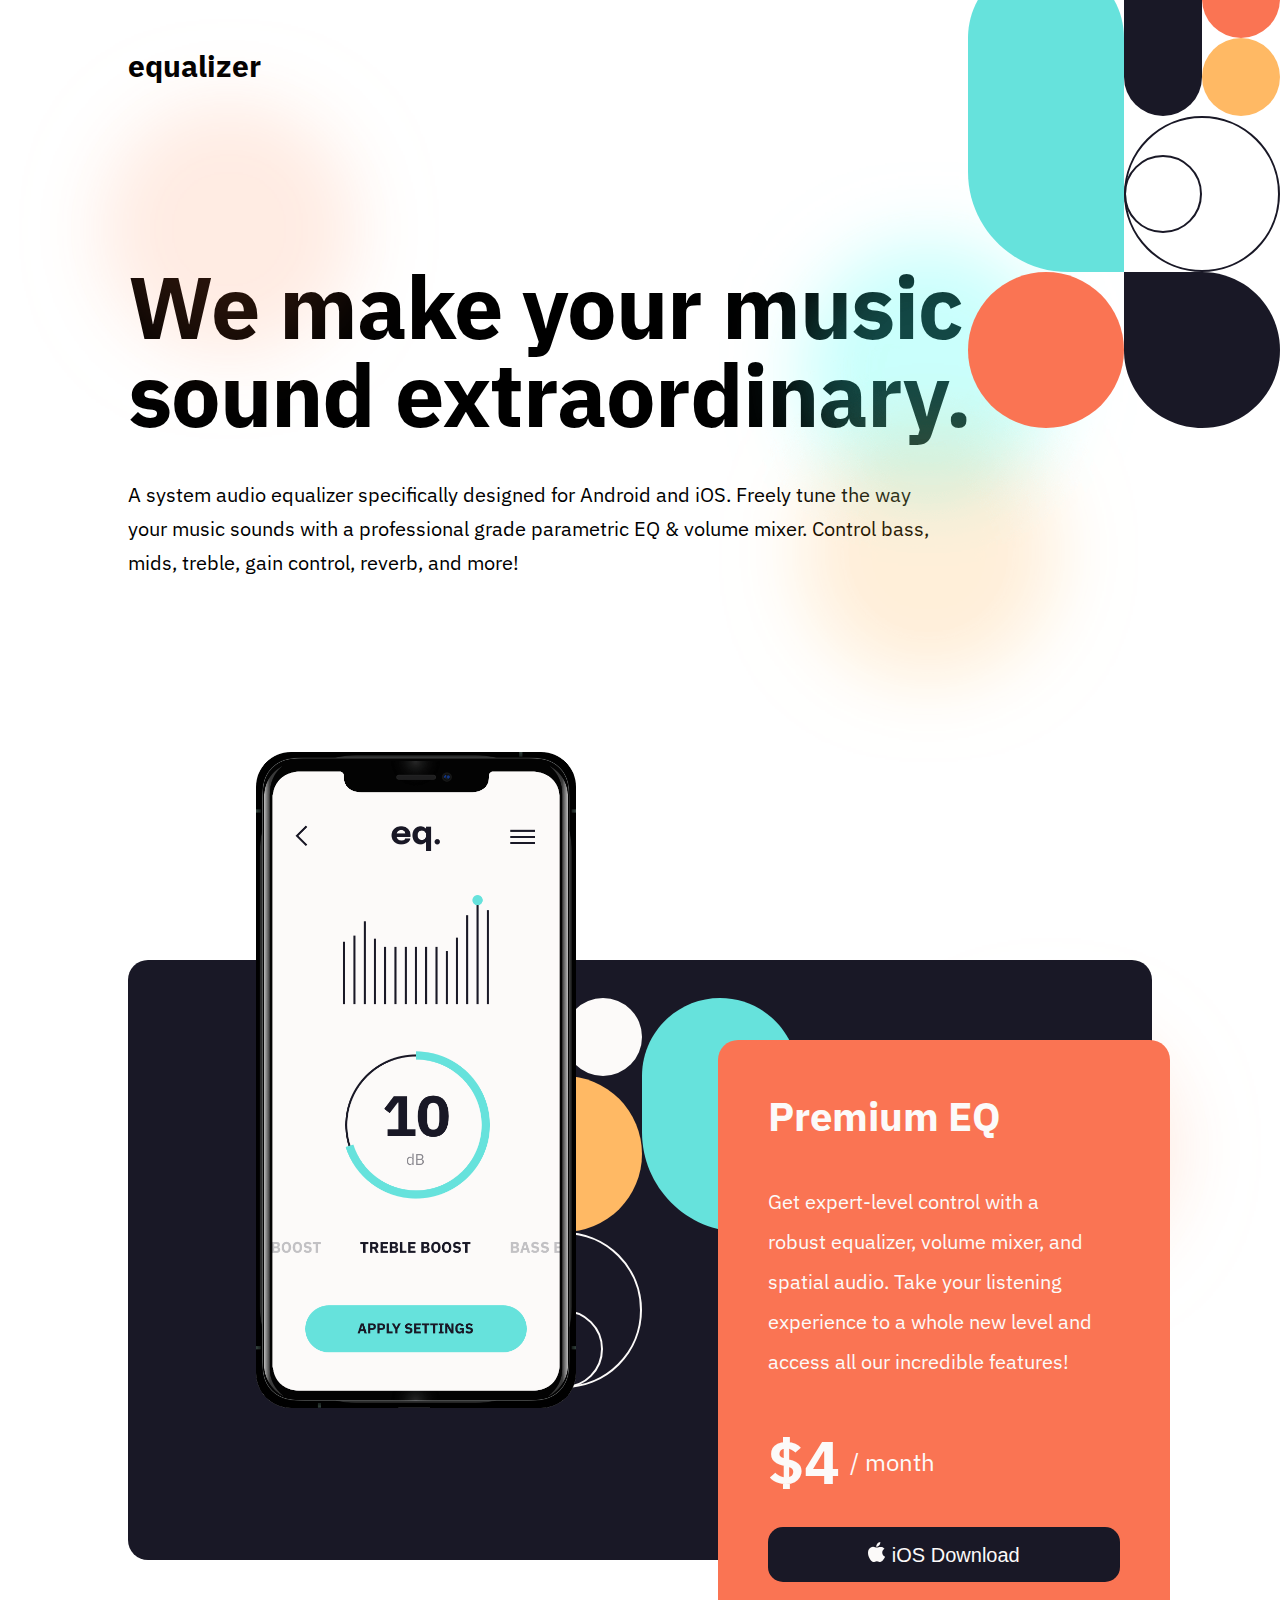
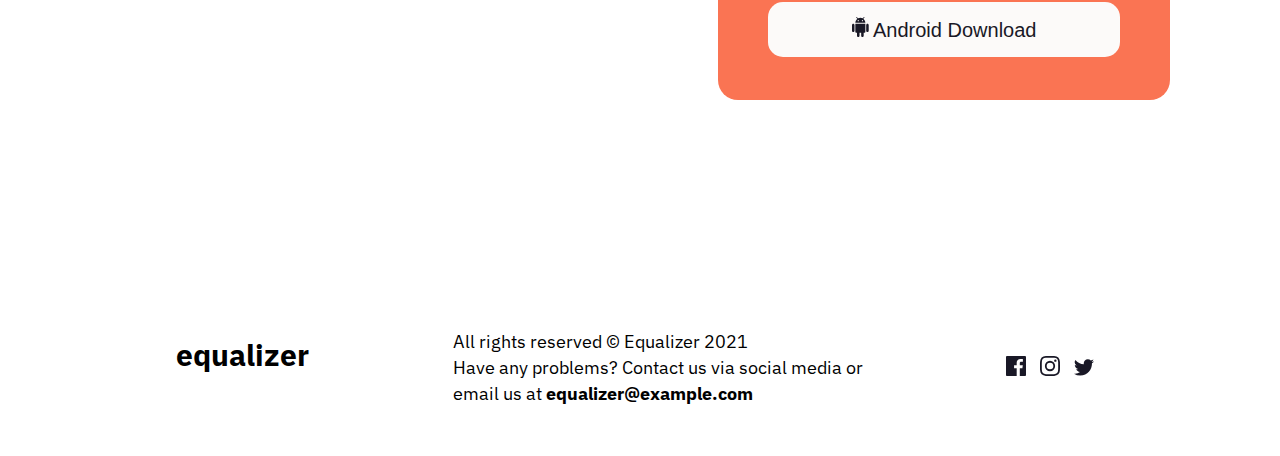
<file: Equalizer Landing Page/index.html>
<!DOCTYPE html>
<html lang="en">
  <head>
    <meta charset="UTF-8" />
    <meta name="viewport" content="width=device-width, initial-scale=1.0" />
    <link href="styles.css" rel="stylesheet" />
    <link rel="preconnect" href="https://fonts.googleapis.com" />
    <link rel="preconnect" href="https://fonts.gstatic.com" crossorigin />
    <link
      href="https://fonts.googleapis.com/css2?family=IBM+Plex+Sans:wght@400;500;700&display=swap"
      rel="stylesheet"
    />

    <title>Equalizer landing page</title>
  </head>
  <body>
    <div class="container">
      <img src="./assets/bg-main-desktop.png" class="main-img" />
      <header class="header">
        <h2 class="equalizer">equalizer</h2>
        <img src="./assets/bg-pattern-1.svg" class="pattern-1" />
      </header>
      <main class="main">
        <h1>We make your music sound extraordinary.</h1>

        <p class="paragraph">
          A system audio equalizer specifically designed for Android and iOS.
          Freely tune the way your music sounds with a professional grade
          parametric EQ & volume mixer. Control bass, mids, treble, gain
          control, reverb, and more!
        </p>
        <div class="premium-box">
          <img src="./assets/illustration-app.png" class="illustration" />
          <img src="./assets/bg-pattern-2.svg" class="pattern-2" />
          <div class="card">
            <h2 class="premium">Premium EQ</h2>
            <p class="paragraph-2">
              Get expert-level control with a <br />robust equalizer, volume
              mixer, and <br />
              spatial audio. Take your listening <br />
              experience to a whole new level and <br />
              access all our incredible features!
            </p>
            <p class="price"><span class="dollar">$4</span> / month</p>
            <button class="btn btn-1">
              <img src="./assets/icon-apple.svg" />
              iOS Download
            </button>
            <button class="btn btn-2">
              <img src="./assets/icon-android.svg" />
              Android Download
            </button>
          </div>
        </div>
      </main>
      <footer class="footer">
        <h2 class="equalizer-2">equalizer</h2>
        <p class="paragraph-3">
          All rights reserved © Equalizer 2021 <br />Have any problems? Contact
          us via social media or <br />
          email us at <strong> equalizer@example.com</strong>
        </p>
        <div class="socials">
          <img src="./assets/icon-facebook.svg" class="logo" />
          <img src="./assets/icon-instagram.svg" class="logo" />
          <img src="./assets/icon-twitter.svg" class="logo" />
        </div>
      </footer>
    </div>
  </body>
</html>
</file>
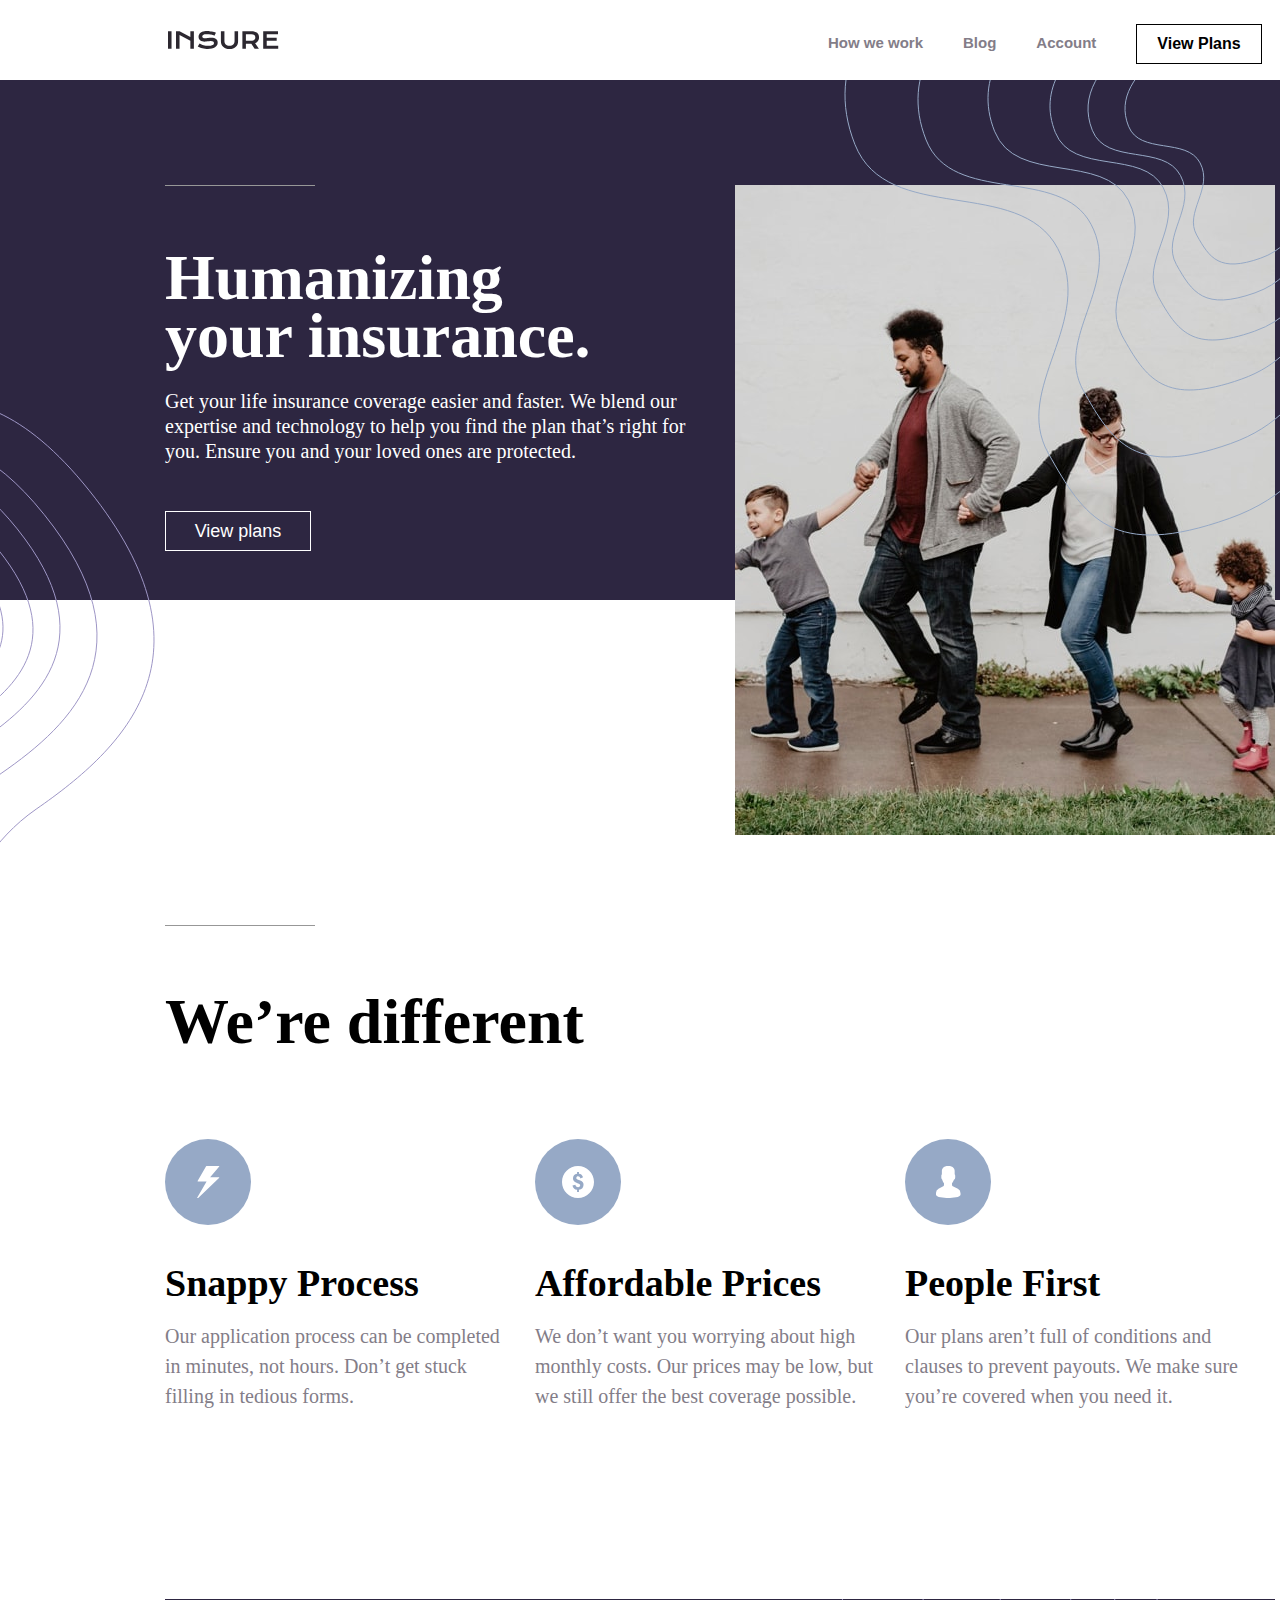
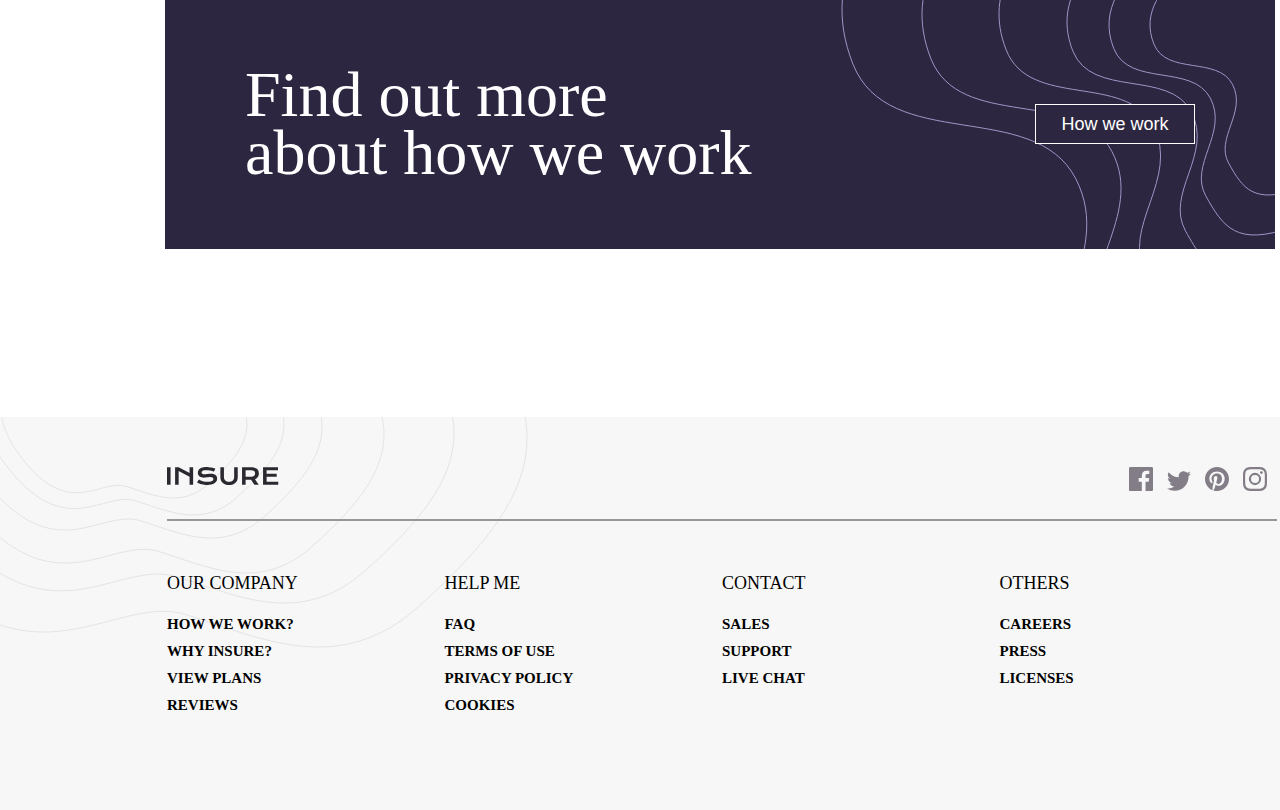
<file: insure-landing-page/index.html>
<!DOCTYPE html>
<html lang="en">
  <head>
    <meta charset="UTF-8" />
    <meta name="viewport" content="width=device-width, initial-scale=1.0" />
    <!-- displays site properly based on user's device -->
    <link rel="stylesheet" href="styles.css" />

    <title>Insure landing page</title>
  </head>
  <body>
    <header class="navbar">
      <img src="./images/logo.svg" class="logo" />
      <div class="nav-list">
        <li class="nav-link">How we work</li>
        <li class="nav-link">Blog</li>
        <li class="nav-link">Account</li>
        <button class="nav-link view">View Plans</button>
        <img src="./images/bg-pattern-mobile-nav.svg" class="mobile-nav" />
      </div>
      <div class="hamburger">
        <span class="bar"></span>
        <span class="bar"></span>
        <span class="bar"></span>
      </div>
    </header>
    <section class="intro">
      <div class="bar-line"></div>
      <div class="intro-box">
        <h1 class="title">
          Humanizing <br />
          your insurance.
        </h1>

        <p class="intro-para">
          Get your life insurance coverage easier and faster. We blend our
          expertise and technology to help you find the plan that’s right for
          you. Ensure you and your loved ones are protected.
        </p>
        <button class="btn-plans">View plans</button>
      </div>
    </section>
    <img src="./images/image-intro-desktop.jpg" class="hero-desktop" />
    <img src="./images/bg-pattern-intro-left-desktop.svg" class="intro-left" />
    <img
      src="./images/bg-pattern-intro-left-mobile.svg"
      class="intro-left-mobile"
    />
    <img
      src="./images/bg-pattern-intro-right-desktop.svg"
      class="intro-right"
    />
    <img
      src="./images/bg-pattern-intro-right-mobile.svg"
      class="intro-right-mobile"
    />
    <div class="bar-line bar-2"></div>
    <section class="perks-container">
      <h2 class="perks-title">We’re different</h2>
      <div class="perks">
        <div class="perk">
          <img src="./images/icon-snappy-process.svg" class="perk-img" />
          <h3 class="perk-title">Snappy Process</h3>

          <p class="perk-para">
            Our application process can be completed in minutes, not hours.
            Don’t get stuck filling in tedious forms.
          </p>
        </div>

        <div class="perk">
          <img src="./images/icon-affordable-prices.svg" class="perk-img" />
          <h3 class="perk-title">Affordable Prices</h3>

          <p class="perk-para">
            We don’t want you worrying about high monthly costs. Our prices may
            be low, but we still offer the best coverage possible.
          </p>
        </div>

        <div class="perk">
          <img src="./images/icon-people-first.svg" class="perk-img" />
          <h3 class="perk-title">People First</h3>

          <p class="perk-para">
            Our plans aren’t full of conditions and clauses to prevent payouts.
            We make sure you’re covered when you need it.
          </p>
        </div>
      </div>
    </section>

    <section class="work-container">
      <h2 class="work-title">
        Find out more <br />
        about how we work
      </h2>

      <button class="work-btn">How we work</button>
      <img src="./images/bg-pattern-how-we-work-desktop.svg" class="work-img" />
      <img
        src="./images/bg-pattern-how-we-work-mobile.svg"
        class="work-mobile"
      />
    </section>

    <footer>
      <div class="footer-container">
        <img src="./images/logo.svg" class="logo-footer" />
        <div class="footer-bar"></div>
        <div class="logo-container">
          <img src="./images/icon-facebook.svg" class="icon" />
          <img src="./images/icon-twitter.svg" class="icon" />
          <img src="./images/icon-pinterest.svg" class="icon" />
          <img src="./images/icon-instagram.svg" class="icon" />
        </div>
        <div class="footer-links-wrapper">
          <div class="w-container">
            <h4>OUR COMPANY</h4>
            <div class="link-container">
              <li class="w-link">HOW WE WORK?</li>
              <li class="w-link">WHY INSURE?</li>
              <li class="w-link">VIEW PLANS</li>
              <li class="w-link">REVIEWS</li>
            </div>
          </div>

          <div class="w-container">
            <h4>HELP ME</h4>
            <div class="link-container">
              <li class="w-link">FAQ</li>
              <li class="w-link">TERMS OF USE</li>
              <li class="w-link">PRIVACY POLICY</li>
              <li class="w-link">COOKIES</li>
            </div>
          </div>

          <div class="w-container">
            <h4>CONTACT</h4>
            <div class="link-container">
              <li class="w-link">SALES</li>
              <li class="w-link">SUPPORT</li>
              <li class="w-link">LIVE CHAT</li>
            </div>
          </div>

          <div class="w-container">
            <h4>OTHERS</h4>
            <div class="link-container">
              <li class="w-link">CAREERS</li>
              <li class="w-link">PRESS</li>
              <li class="w-link">LICENSES</li>
            </div>
          </div>
        </div>
      </div>
      <img src="./images/bg-pattern-footer-desktop.svg" class="footer-img" />
      <img src="./images/bg-pattern-footer-mobile.svg" class="footer-mobile" />
    </footer>
    <script src="index.js"></script>
  </body>
</html>
</file>
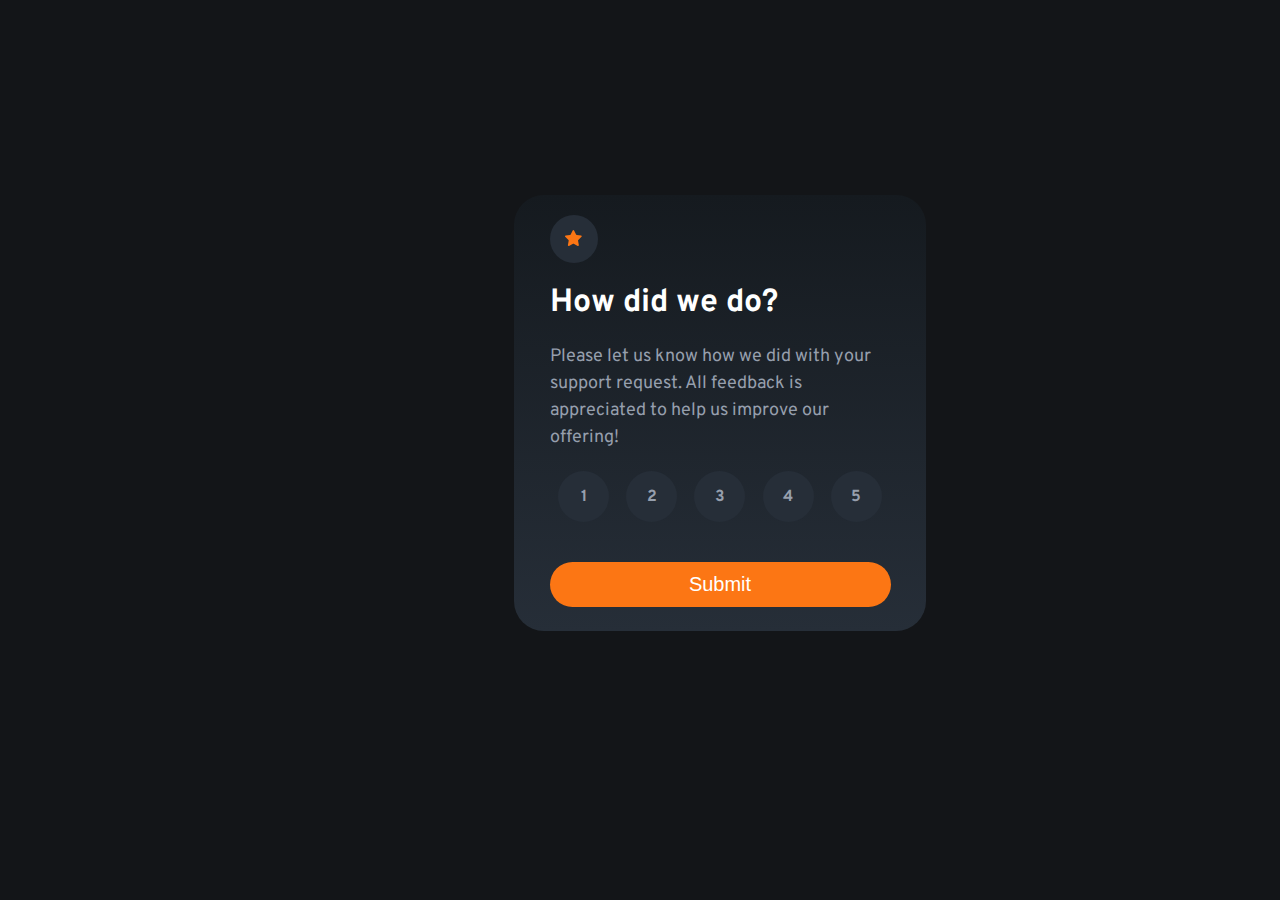
<file: Interactive-rating-component/index.html>
<!DOCTYPE html>
<html lang="en">
  <head>
    <meta charset="UTF-8" />
    <meta name="viewport" content="width=device-width, initial-scale=1.0" />
    <!-- displays site properly based on user's device -->
    <link rel="preconnect" href="https://fonts.googleapis.com" />
    <link rel="preconnect" href="https://fonts.gstatic.com" crossorigin />
    <link
      href="https://fonts.googleapis.com/css2?family=Overpass:wght@400;700&display=swap"
      rel="stylesheet"
    />
    <link href="styles.css" rel="stylesheet" />
    <title>Interactive rating component</title>

    <style>
      .attribution {
        font-size: 11px;
        text-align: center;
      }
      .attribution a {
        color: hsl(228, 45%, 44%);
      }
    </style>
  </head>
  <body>
    <!-- Rating state start -->
    <div class="container">
      <div class="content">
        <div class="img-container">
          <img src="./images/icon-star.svg" class="star" />
        </div>
        <h1>How did we do?</h1>

        <p class="para-1">
          Please let us know how we did with your support request. All feedback
          is appreciated to help us improve our offering!
        </p>
        <div class="num-box">
          <div class="num num-1">1</div>
          <div class="num num-2">2</div>
          <div class="num num-3">3</div>
          <div class="num num-4">4</div>
          <div class="num num-5">5</div>
        </div>
        <button class="btn">Submit</button>
      </div>
    </div>
    <!-- Rating state end -->

    <!-- Thank you state start -->
    <div class="container container-2">
      <div class="content-2">
        <img src="./images/illustration-thank-you.svg" class="mobile" />
        <p class="selection">You selected out of 5</p>

        <h2>Thank you!</h2>

        <p class="para-2">
          We appreciate you taking the time to give a rating. If you ever need
          more support, don’t hesitate to get in touch!
        </p>
      </div>
      <!-- Thank you state end -->
    </div>
    <script src="script.js"></script>
  </body>
</html>
</file>
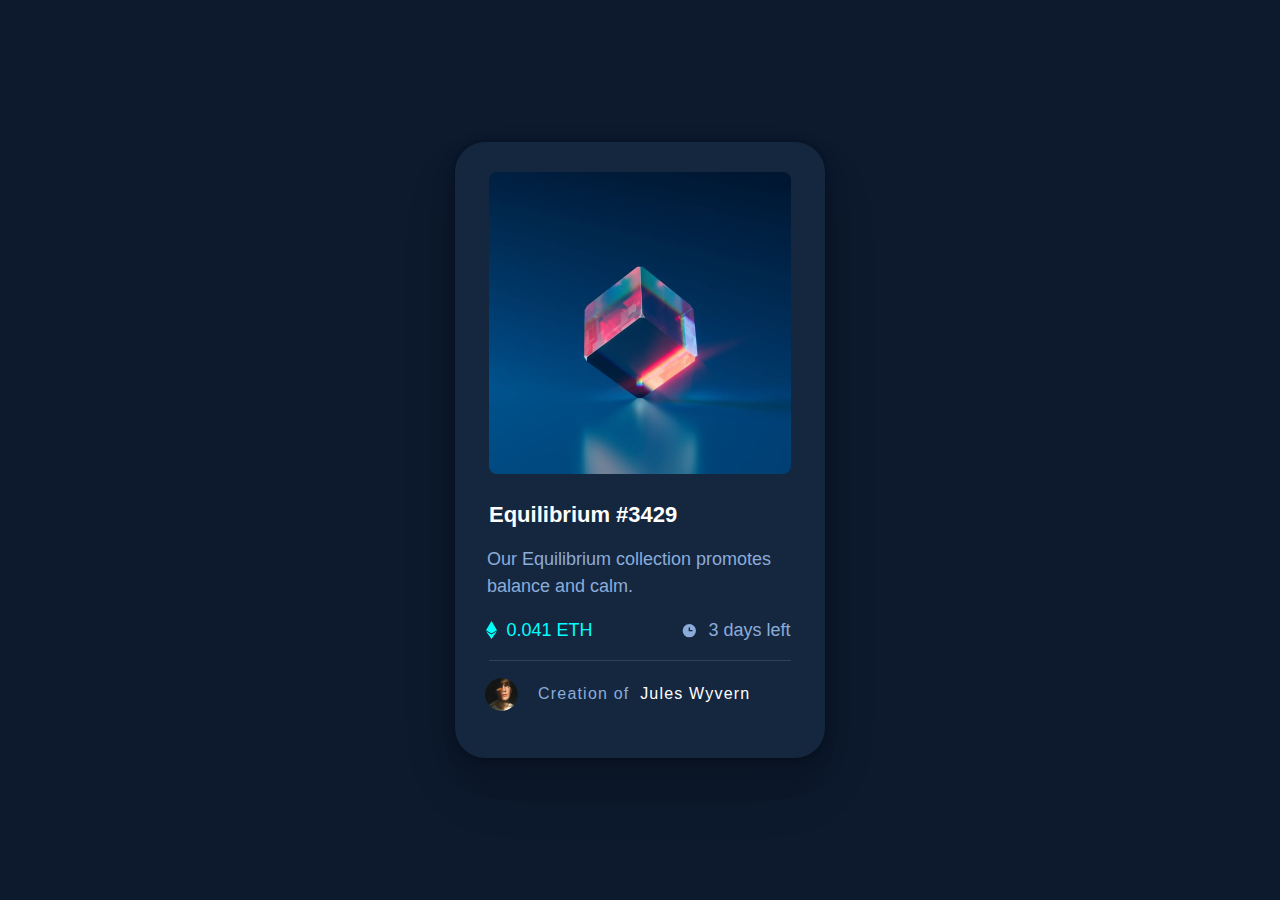
<file: NFT-Card/index.html>
<!DOCTYPE html>
<html lang="en">
  <head>
    <meta charset="UTF-8" />
    <meta name="viewport" content="width=device-width, initial-scale=1.0" />
    <!-- displays site properly based on user's device -->

    <link
      rel="icon"
      type="image/png"
      sizes="32x32"
      href="./images/favicon-32x32.png"
    />

    <title>NFT preview card component</title>

    <link href="styles.css" rel="stylesheet" />
  </head>
  <body>
    <div class="container">
      <img src="./images/image-equilibrium.jpg" class="img-equilibrium" />
      <h1 class="title">Equilibrium #3429</h1>
      <p class="description">
        Our Equilibrium collection promotes balance and calm.
      </p>
      <div class="price-desc">
        <h2 class="eth-price">
          <span class="eth"
            ><img src="./images/icon-ethereum.svg" class="eth-img" /></span
          >0.041 ETH
        </h2>
        <h3 class="time">
          <span class="clock"
            ><img src="./images/icon-clock.svg" class="clock-icon" /></span
          >3 days left
        </h3>
      </div>
      <hr />
      <div class="profile">
        <img src="./images/image-avatar.png" class="avatar" />
        <p class="creator">Creation of <strong>Jules Wyvern</strong></p>
      </div>
    </div>
  </body>
</html>
</file>
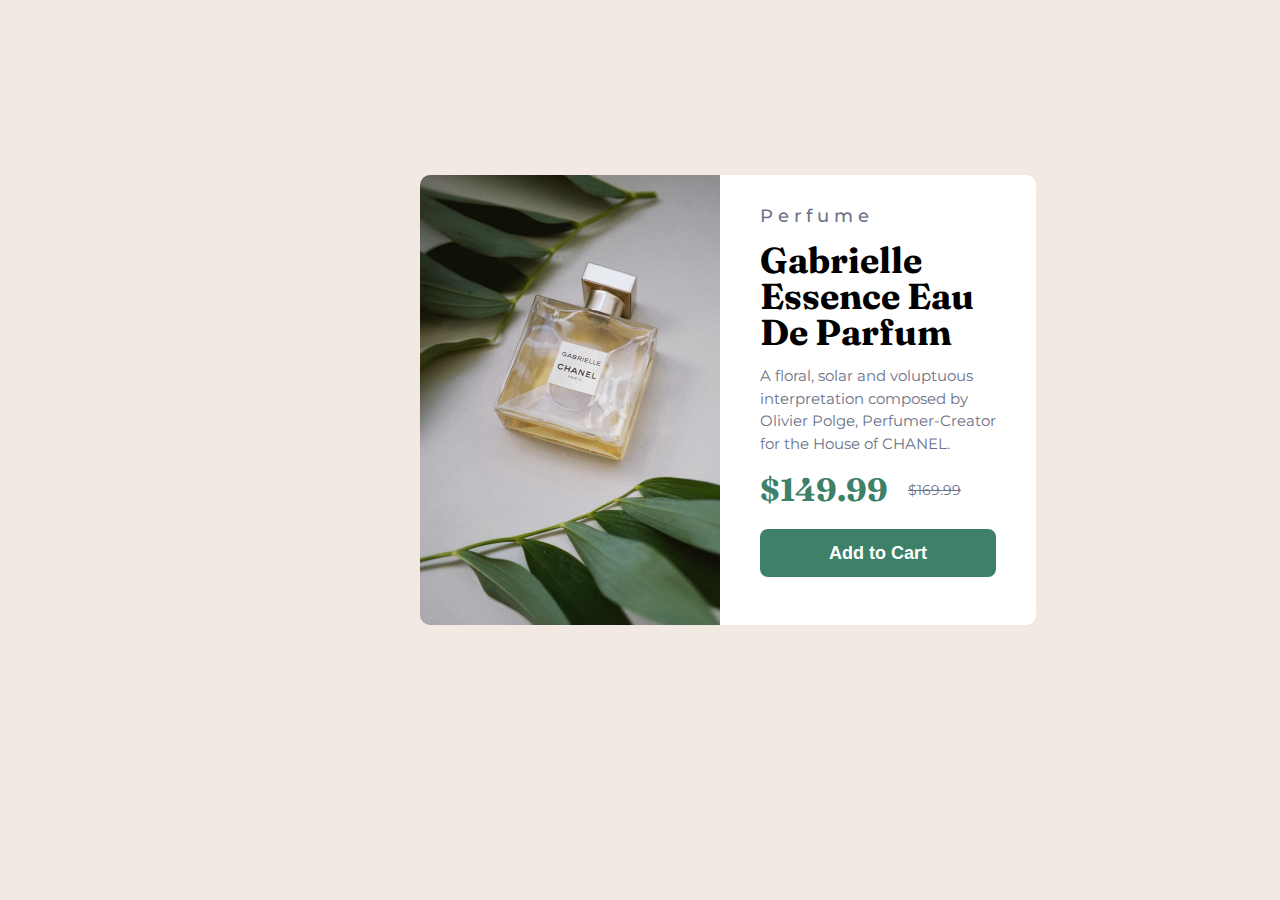
<file: product-preview-card-component-main/index.html>
<!DOCTYPE html>
<html lang="en">
  <head>
    <meta charset="UTF-8" />
    <meta name="viewport" content="width=device-width, initial-scale=1.0" />
    <link href="styles.css" rel="stylesheet" />
    <link rel="preconnect" href="https://fonts.googleapis.com" />
    <link rel="preconnect" href="https://fonts.gstatic.com" crossorigin />
    <link
      href="https://fonts.googleapis.com/css2?family=Fraunces:wght@700&family=Montserrat:wght@500;700&display=swap"
      rel="stylesheet"
    />
    <title>Product preview card component</title>
  </head>
  <body>
    <div class="container">
      <div class="img-container">
        <img src="./images/image-product-desktop.jpg" class="img" />
      </div>
      <div class="description">
        <h1>Perfume</h1>

        <h2>Gabrielle Essence Eau De Parfum</h2>

        <p>
          A floral, solar and voluptuous interpretation composed by Olivier
          Polge, Perfumer-Creator for the House of CHANEL.
        </p>
        <div class="prices">
          <span class="price-1">$149.99</span>
          <span class="price-2">$169.99</span>
        </div>
        <button class="btn">Add to Cart</button>
      </div>
    </div>
  </body>
</html>
</file>
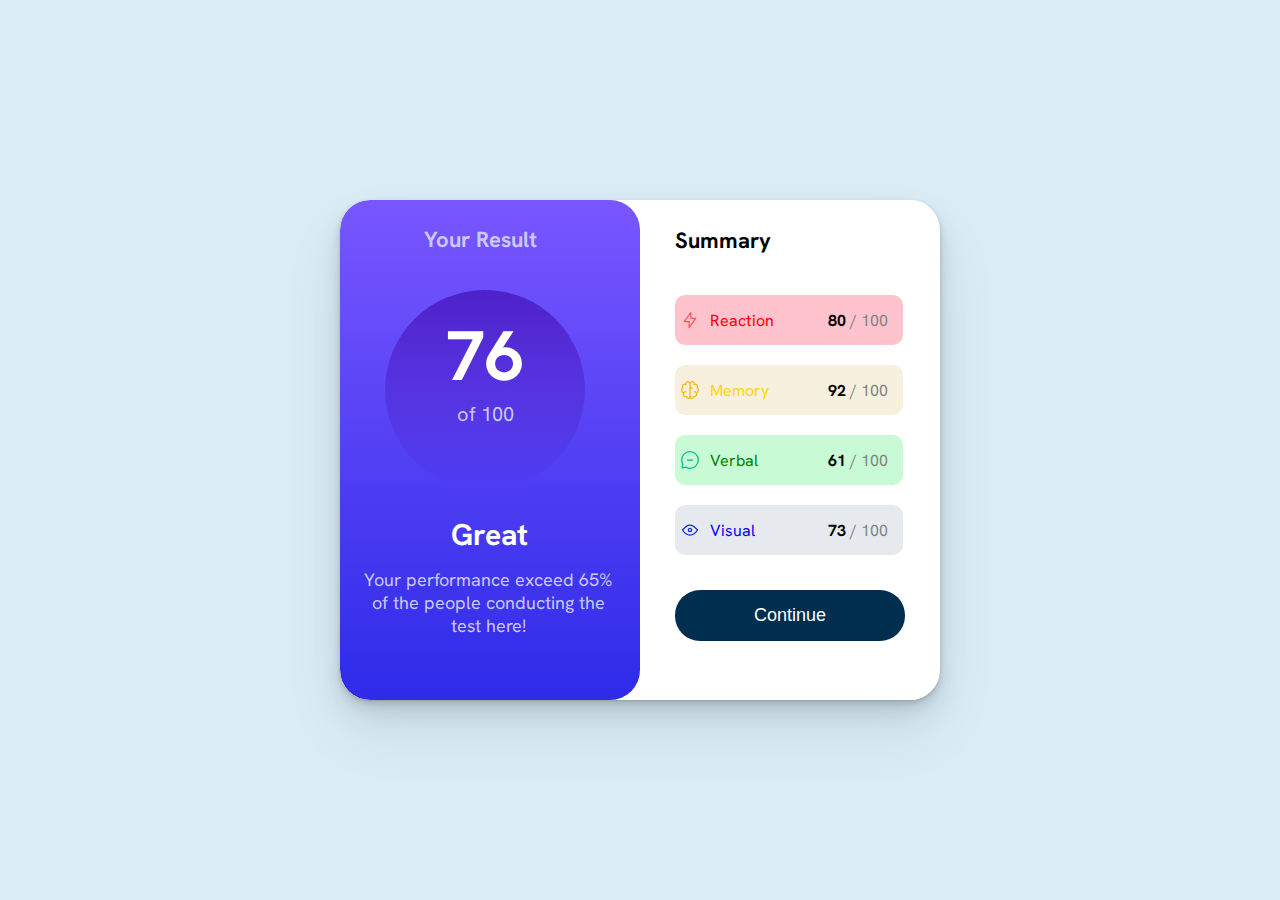
<file: Result Summary/index.html>
<html>
  <head>
    <meta charset="UTF-8" />
    <meta name="viewport" content="width=device-width, initial-scale=1.0" />
    <link rel="preconnect" href="https://fonts.googleapis.com" />
    <link rel="preconnect" href="https://fonts.gstatic.com" crossorigin />
    <link
      href="https://fonts.googleapis.com/css2?family=Hanken+Grotesk:wght@500;700;800&display=swap"
      rel="stylesheet"
    />
    <link href="styles.css" rel="stylesheet" />
  </head>

  <body>
    <div class="container">
      <div class="content">
        <div class="content-wrapper">
          <h1 class="result">Your Result</h1>
          <div class="circle">
            <h2 class="number">76</h2>
            <p class="total">of 100</p>
          </div>
          <h3 class="desc">Great</h3>
          <p class="desc-2">
            Your performance exceed 65%<br />of the people conducting the <br />
            test here!
          </p>
        </div>
      </div>
      <div class="content-2">
        <h1 class="summary">Summary</h1>
        <div class="stats">
          <div class="stat stat-1">
            <img src="./assets/images/icon-reaction.svg" class="img" />
            <span class="stat-desc">Reaction</span>
            <span class="score">
              <span class="main-num">80</span> &nbsp;
              <span class="grey">/&nbsp;100</span></span
            >
          </div>
          <div class="stat stat-2">
            <img src="./assets/images/icon-memory.svg" class="img" />
            <span class="stat-desc">Memory</span>
            <span class="score">
              <span class="main-num">92</span> &nbsp;
              <span class="grey">/&nbsp;100</span></span
            >
          </div>
          <div class="stat stat-3">
            <img src="./assets/images/icon-verbal.svg" class="img" />
            <span class="stat-desc">Verbal</span>
            <span class="score">
              <span class="main-num">61</span> &nbsp;
              <span class="grey">/&nbsp;100</span></span
            >
          </div>
          <div class="stat stat-4">
            <img src="./assets/images/icon-visual.svg" class="img" />
            <span class="stat-desc">Visual</span>
            <span class="score">
              <span class="main-num">73</span> &nbsp;
              <span class="grey">/&nbsp;100</span></span
            >
          </div>
          <button class="btn">Continue</button>
        </div>
      </div>
    </div>
  </body>
</html>
</file>
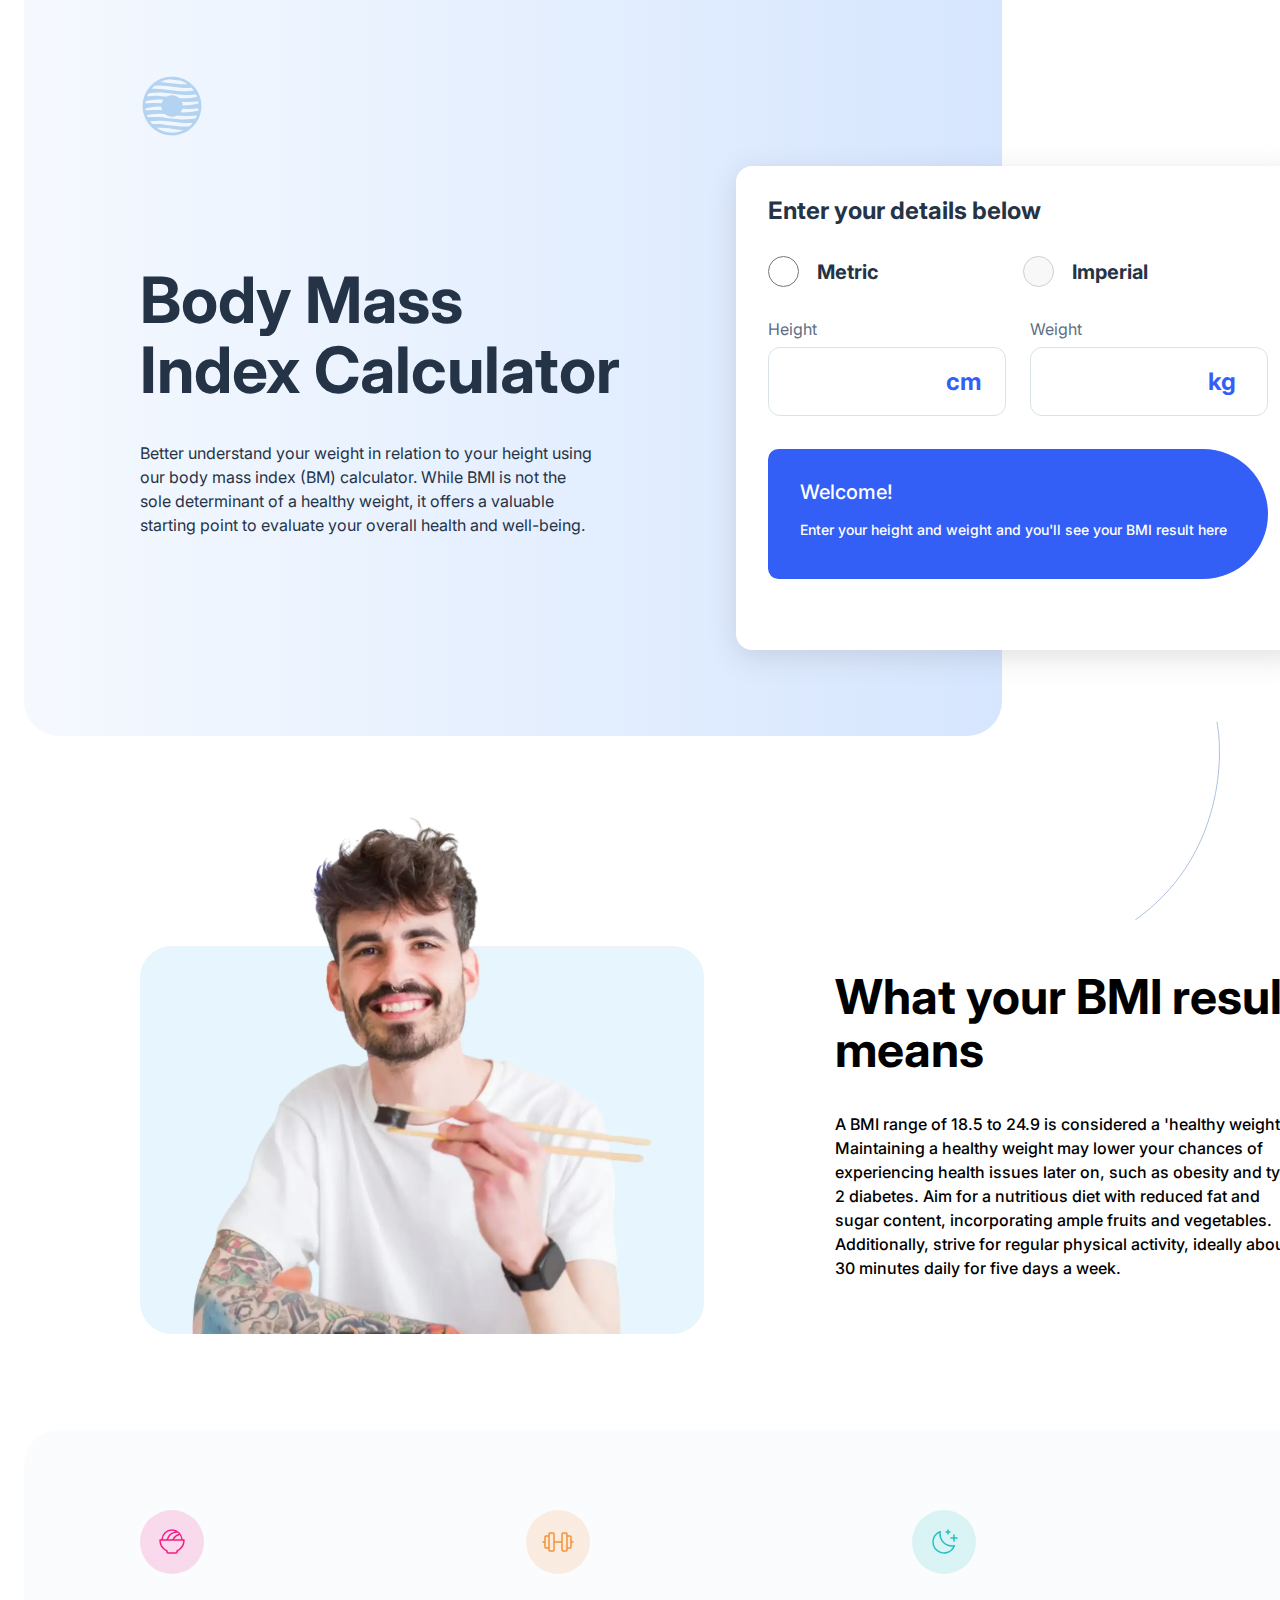
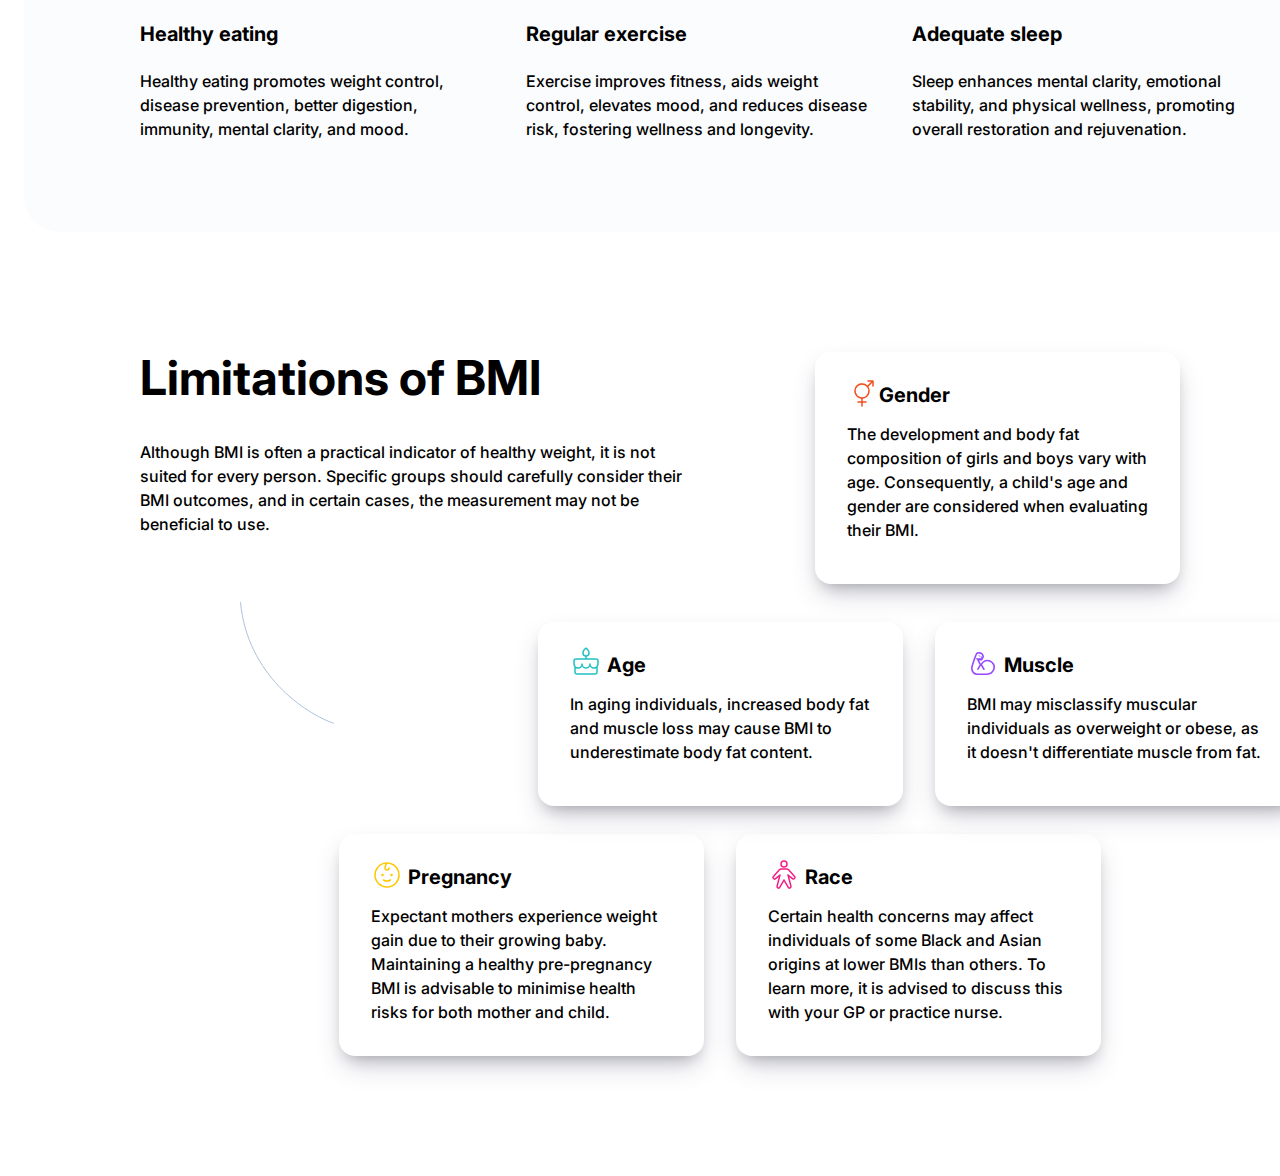
<file: bmi-calculator/BMI_Calculator/index.html>
<!DOCTYPE html>
<html lang="en">
  <head>
    <meta charset="UTF-8" />
    <meta name="viewport" content="width=device-width, initial-scale=1.0" />
    <link href="styles.css" rel="stylesheet" />
    <link rel="preconnect" href="https://fonts.googleapis.com" />
    <link rel="preconnect" href="https://fonts.gstatic.com" crossorigin />
    <link
      href="https://fonts.googleapis.com/css2?family=Inter:wght@400;600&display=swap"
      rel="stylesheet"
    />
    <title>Body Mass Index Calculator</title>
  </head>
  <body>
    <section class="header">
      <div class="heading-container">
        <img src="./assets/images/logo.svg" class="logo" />
        <div class="title-box">
          <h1 class="heading">
            Body Mass <br />
            Index Calculator
          </h1>
          <p class="heading-para">
            Better understand your weight in relation to your height using<br />
            our body mass index (BM) calculator. While BMI is not the <br />sole
            determinant of a healthy weight, it offers a valuable<br />
            starting point to evaluate your overall health and well-being.
          </p>
        </div>
      </div>
      <div class="calculator-container" id="calculator-container">
        <h3 class="calculator-heading">Enter your details below</h3>
        <div class="radio-btns">
          <div class="btns btn-metric">
            <input
              type="radio"
              id="metric"
              name="radio"
              value="metric"
              class="metric-radio"
            />
            <label for="metric" class="metric-label" aria-disabled="true"
              >Metric</label
            >
          </div>
          <div class="btns btn-imperial">
            <input
              type="radio"
              id="imperial"
              name="radio"
              value="imperial"
              class="imperial-radio"
              disabled
            />
            <label for="imperial" class="imperial-label">Imperial</label>
          </div>
        </div>
        <div class="input-wrapper" id="input-wrapper-metric">
          <div class="height-wrapper">
            <label for="height" class="label">Height</label>
            <div class="input-text-wrapper">
              <span
                ><input type="text" id="height" name="height" class="input-txt"
              /></span>
              <span class="units">cm</span>
            </div>
          </div>
          <div class="weight-wrapper">
            <label for="weight" class="label label-weight">Weight</label>
            <div class="input-text-wrapper input-text-wrapper-weight">
              <span
                ><input type="text" id="weight" name="weight" class="input-txt"
              /></span>
              <span class="units">kg</span>
            </div>
          </div>
        </div>
        <div class="calculation" id="calculation">
          <div class="intro-msg">
            <h4 id="intro">Welcome!</h4>
            <p id="bmi-para">
              Enter your height and weight and you'll see your BMI result here
            </p>
          </div>
          <button id="reset">Reset</button>
        </div>
      </div>
    </section>
    <section class="bmi-meaning">
      <div class="hero-img">
        <div class="img-container"></div>
        <img src="./assets/images/image-man-eating.webp" class="man" />
      </div>
      <div class="bmi-description">
        <h2>What your BMI result means</h2>

        <p>
          A BMI range of 18.5 to 24.9 is considered a 'healthy weight.'
          Maintaining a healthy weight may lower your chances of experiencing
          health issues later on, such as obesity and type 2 diabetes. Aim for a
          nutritious diet with reduced fat and sugar content, incorporating
          ample fruits and vegetables. Additionally, strive for regular physical
          activity, ideally about 30 minutes daily for five days a week.
        </p>
      </div>
      <img
        src="./assets/images/pattern-curved-line-left.svg"
        class="right-curve"
      />
    </section>
    <section class="bmi-maintainance">
      <div class="maintainance-container">
        <div class="advice">
          <img src="./assets/images/icon-eating.svg" />
          <h5>Healthy eating</h5>
          <p>
            Healthy eating promotes weight control, disease prevention, better
            digestion, immunity, mental clarity, and mood.
          </p>
        </div>
        <div class="advice">
          <img src="./assets/images/icon-exercise.svg" />
          <h5>Regular exercise</h5>
          <p>
            Exercise improves fitness, aids weight control, elevates mood, and
            reduces disease risk, fostering wellness and longevity.
          </p>
        </div>
        <div class="advice">
          <img src="./assets/images/icon-sleep.svg" />
          <h5>Adequate sleep</h5>
          <p>
            Sleep enhances mental clarity, emotional stability, and physical
            wellness, promoting overall restoration and rejuvenation.
          </p>
        </div>
      </div>
    </section>
    <section class="bmi-limitation">
      <div class="limitation-description">
        <h3>Limitations of BMI</h3>

        <p>
          Although BMI is often a practical indicator of healthy weight, it is
          not suited for every person. Specific groups should carefully consider
          their BMI outcomes, and in certain cases, the measurement may not be
          beneficial to use.
        </p>
      </div>
      <div class="category-container flex">
        <div class="category gender-category">
          <div class="gender">
            <img src="./assets/images/icon-gender.svg" class="gender-img" />
            <h6>Gender</h6>
          </div>
          <p>
            The development and body fat composition of girls and boys vary with
            age. Consequently, a child's age and gender are considered when
            evaluating their BMI.
          </p>
        </div>
        <div class="categories-container-1">
          <div class="category age-category">
            <div class="gender">
              <img src="./assets/images/icon-age.svg" class="age-img" />
              <h6>Age</h6>
            </div>
            <p>
              In aging individuals, increased body fat and muscle loss may cause
              BMI to underestimate body fat content.
            </p>
          </div>
          <div class="category muscle-category">
            <div class="gender">
              <img src="./assets/images/icon-muscle.svg" class="muscle-img" />
              <h6>Muscle</h6>
            </div>
            <p>
              BMI may misclassify muscular individuals as overweight or obese,
              as it doesn't differentiate muscle from fat.
            </p>
          </div>
        </div>
        <div class="categories-container-2">
          <div class="category pregnancy-category">
            <div class="gender">
              <img
                src="./assets/images/icon-pregnancy.svg"
                class="pregnancy-img"
              />
              <h6>Pregnancy</h6>
            </div>
            <p>
              Expectant mothers experience weight gain due to their growing
              baby. Maintaining a healthy pre-pregnancy BMI is advisable to
              minimise health risks for both mother and child.
            </p>
          </div>
          <div class="category race-category">
            <div class="gender">
              <img src="./assets/images/icon-race.svg" class="race-img" />
              <h6>Race</h6>
            </div>
            <p>
              Certain health concerns may affect individuals of some Black and
              Asian origins at lower BMIs than others. To learn more, it is
              advised to discuss this with your GP or practice nurse.
            </p>
          </div>
        </div>
      </div>
      <img
        src="./assets/images/pattern-curved-line-right.svg"
        class="left-curve"
      />
    </section>
    <div class="input-wrapper-imperial" id="input-wrapper-imp">
      <div class="height-wrapper-imperial">
        <label for="height-imperial" class="label">Height</label>
        <div class="wrapper-imperial">
          <div class="input-text-wrapper-imperial imperial-1">
            <span
              ><input
                type="text"
                id="height-imperial-ft"
                name="height"
                class="input-txt-imperial"
            /></span>
            <span class="units-ft">ft</span>
          </div>
          <div class="input-text-wrapper-imperial">
            <span
              ><input
                type="text"
                id="height-imperial-in"
                name="height"
                class="input-txt-imperial"
            /></span>
            <span class="units-in">in</span>
          </div>
        </div>
      </div>
      <div class="weight-wrapper-imperial">
        <label for="weight-imperial" class="label">Weight</label>
        <div class="wrapper-imperial">
          <div class="input-text-wrapper-imperial imperial-1">
            <span
              ><input
                type="text"
                id="weight-imperial"
                name="weight"
                class="input-txt-imperial"
            /></span>
            <span class="units">st</span>
          </div>
          <div class="input-text-wrapper-imperial">
            <span
              ><input
                type="text"
                id="weight-imperial"
                name="weight"
                class="input-txt-imperial"
            /></span>
            <span class="units">lbs</span>
          </div>
        </div>
      </div>
    </div>
    <script src="index.js"></script>
  </body>
</html>
</file>
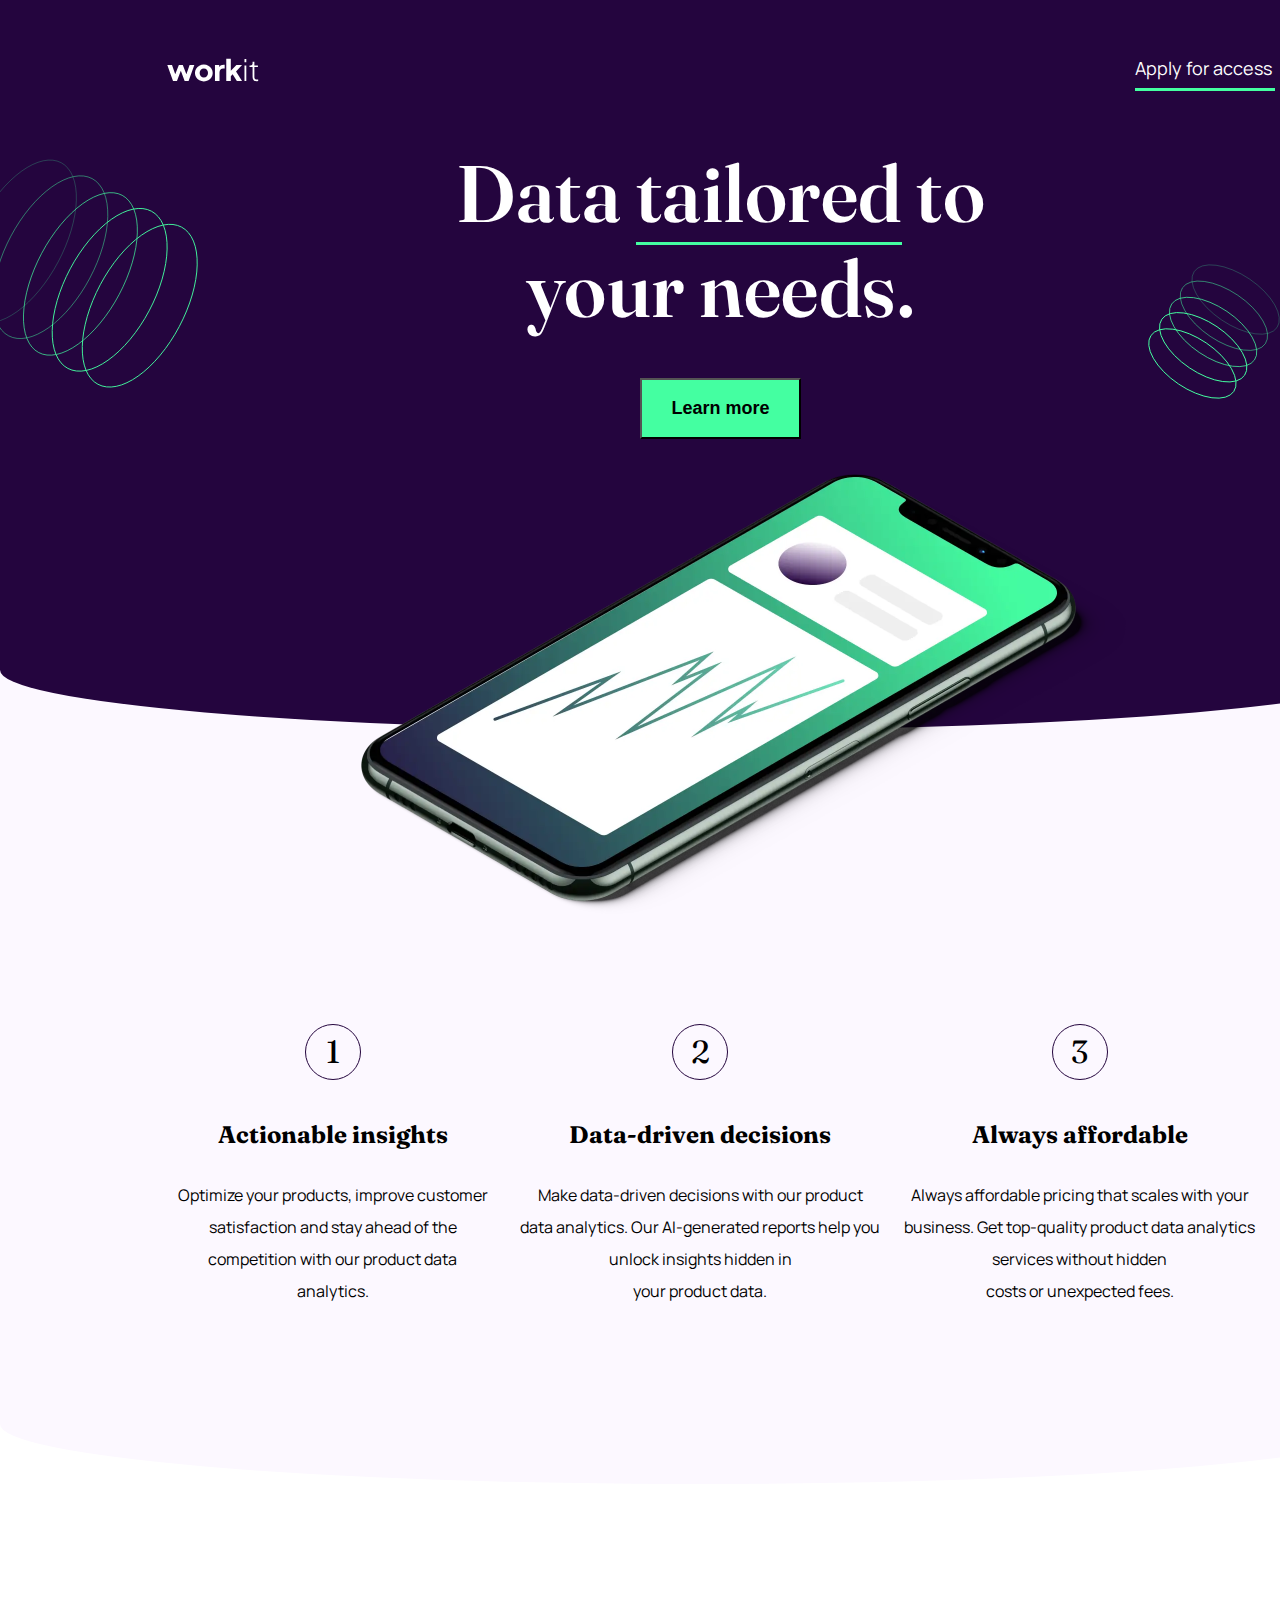
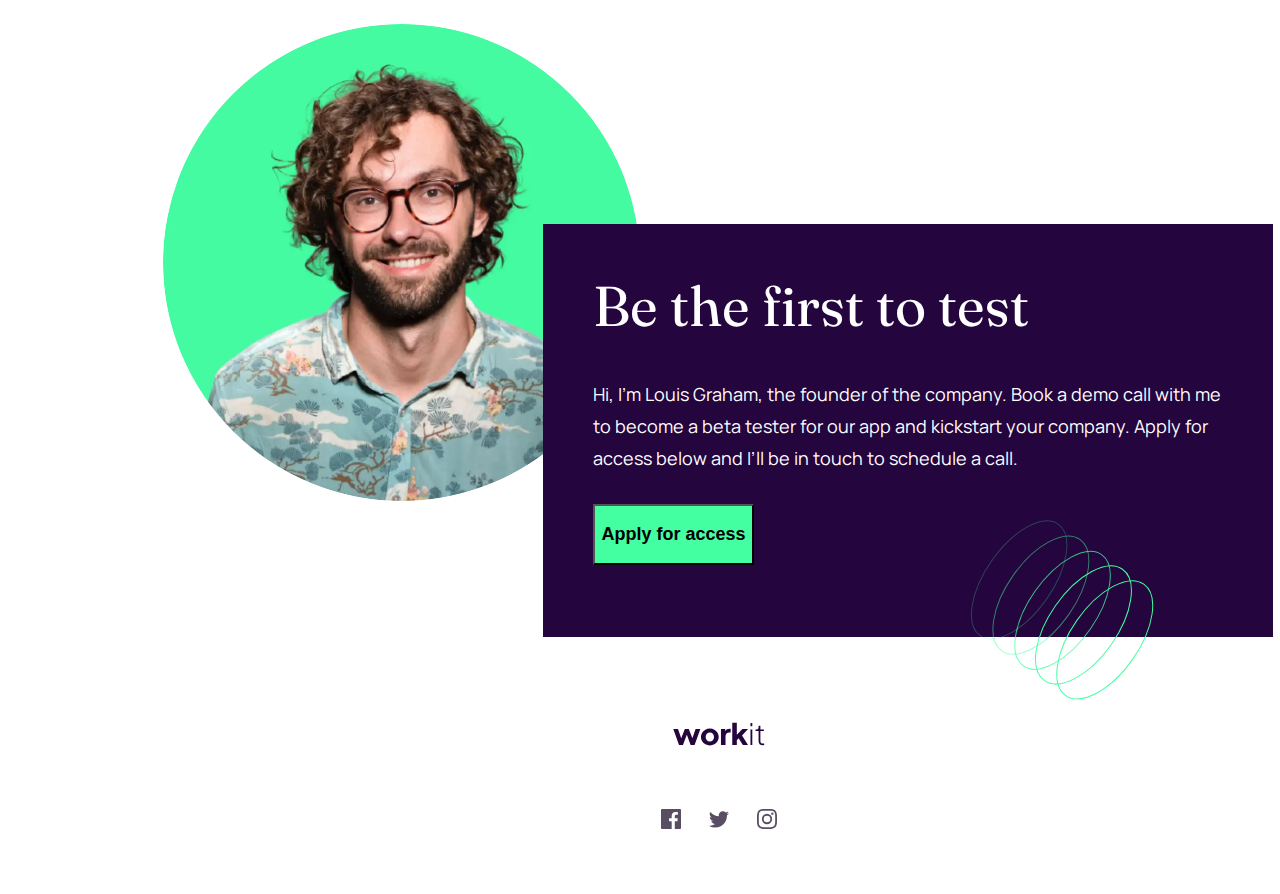
<file: Workit/workit-landing-page/Workit-Landing-Page/index.html>
<!DOCTYPE html>
<html lang="en">
  <head>
    <meta charset="UTF-8" />
    <meta name="viewport" content="width=device-width, initial-scale=1.0" />
    <link rel="preconnect" href="https://fonts.googleapis.com" />
    <link rel="preconnect" href="https://fonts.gstatic.com" crossorigin />
    <link
      href="https://fonts.googleapis.com/css2?family=Fraunces:wght@400;600&family=Manrope&display=swap"
      rel="stylesheet"
    />
    <link href="styles.css" rel="stylesheet" />

    <title>Workit landing page</title>
  </head>
  <body>
    <header>
      <img src="./assets/images/logo-light.svg" class="logo-light" />
      <span class="access">Apply for access</span>
      <div class="title-box">
        <h1 class="title">
          Data <span class="tailored">tailored</span> to your needs.
        </h1>
      </div>
      <button class="btn">Learn more</button>
    </header>
    <img src="./assets/images/image-hero.webp" class="img-hero" />
    <div class="perks">
      <section class="perks-box">
        <div class="perk perk-1">
          <div class="number"><span class="no">1</span></div>

          <h2>Actionable insights</h2>

          <p>
            Optimize your products, improve customer satisfaction and stay ahead
            of the competition with our product data <br />
            analytics.
          </p>
        </div>
        <div class="perk perk-2">
          <div class="number"><span class="no">2</span></div>

          <h2>Data-driven decisions</h2>

          <p>
            Make data-driven decisions with our product data analytics. Our
            AI-generated reports help you unlock insights hidden in <br />your
            product data.
          </p>
        </div>
        <div class="perk perk-2">
          <div class="number"><span class="no">3</span></div>

          <h2>Always affordable</h2>

          <p>
            Always affordable pricing that scales with your business. Get
            top-quality product data analytics services without hidden
            <br />costs or unexpected fees.
          </p>
        </div>
      </section>
    </div>
    <div class="application">
      <img src="./assets/images/image-founder.webp" class="founder" />
      <div class="about">
        <h3>Be the first to test</h3>

        <p>
          Hi, I'm Louis Graham, the founder of the company. Book a demo call
          with me to become a beta tester for our app and kickstart your
          company. Apply for access below and I’ll be in touch to schedule a
          call.
        </p>
        <button class="btn-2">Apply for access</button>
        <img src="./assets/images/bg-pattern-3.svg" class="pattern-3" />
      </div>
    </div>
    <footer>
      <img src="./assets/images/logo-dark.svg" class="logo-dark" />
      <div class="links">
        <img src="./assets/images/icon-facebook.svg" class="link" />
        <img src="./assets/images/icon-twitter.svg" class="link" />
        <img src="./assets/images/icon-instagram.svg" class="link" />
      </div>
    </footer>
    <img src="./assets/images/bg-pattern-1.svg" class="pattern-1" />
    <img src="./assets/images/bg-pattern-2.svg" class="pattern-2" />
  </body>
</html>
</file>
<file: Equalizer Landing Page/styles.css>
* {
  padding: 0px;
  margin: 0px;
}

body {
  width: 100%;
  height: 100%;

  background-position: left top;
  font-family: "IBM Plex Sans", sans-serif;
}

.main-img {
  position: absolute;
  object-fit: cover;
  max-width: 100%;
  top: 0;
  left: 0;
}

.container {
  width: 80vw;
  height: 100vh;
  margin-left: auto;
  margin-right: auto;
}

.header {
  padding-top: 20px;
  padding-bottom: 20px;
}

.equalizer {
  font-size: 30px;
  line-height: 52px;
  padding-top: 20px;
  font-weight: 700;
}

.pattern-1 {
  width: 312px;
  height: 468px;
  position: absolute;
  top: -40px;
  right: 0px;
}

.main {
  margin-top: 150px;
}

h1 {
  width: 1015px;
  height: 176px;
  font-weight: 700;
  font-size: 88px;
  line-height: 88px;
  letter-spacing: -1px;
}

.paragraph {
  font-size: 20px;
  line-height: 34px;
  width: 825px;
  height: 102px;
  margin-top: 40px;
}

.premium-box {
  width: 100%;
  height: 600px;
  background-color: #191826;
  margin-top: 380px;
  position: relative;
  border-radius: 20px;
  margin-left: auto;
  margin-right: auto;
  margin-bottom: 100px;
}

.illustration {
  width: 20rem;
  height: 41rem;
  position: absolute;
  left: 8rem;
  top: -13rem;
  z-index: 1;
}

.pattern-2 {
  width: 312px;
  height: 468px;
  position: absolute;
  left: 358px;
  top: -40px;
}

.card {
  width: 22rem;
  height: 35rem;
  background-color: #fa7453;
  padding: 50px;
  position: absolute;
  left: 590px;
  top: 80px;
  color: #fcfaf9;
  border-radius: 20px;
}

.premium {
  font-size: 40px;
  margin-bottom: 40px;
}

.paragraph-2 {
  font-size: 20px;
  line-height: 40px;
  margin-bottom: 2.5rem;
}

.price {
  font-size: 24px;
  display: flex;
  justify-content: flex-start;
  align-items: center;
  margin-bottom: 1rem;
}

.dollar {
  font-size: 60px;
  font-weight: 700;
  margin-right: 10px;
}

.btn {
  width: 100%;
  font-size: 20px;
  padding: 15px 0px;
  margin: 10px 0px;
  border-radius: 15px;
  border-style: none;
}

.btn-1 {
  color: #fcfaf9;
  background-color: #191826;
}

.btn-2 {
  color: #191826;
  background-color: #fcfaf9;
}

.btn-1:hover {
  background-color: #66e2dc;
  cursor: pointer;
  transition: all 0.3s ease-in-out;
}
.btn-2:hover {
  background-color: #ffb964;
  cursor: pointer;
  transition: all 0.3s ease-in-out;
}

.footer {
  margin-top: 20rem;
  display: flex;
  justify-content: space-between;
  align-items: center;
  height: 5rem;
  padding: 3rem;
  margin-bottom: 2rem;
}

.equalizer-2 {
  font-size: 30px;
  font-weight: 700;
  margin-top: -1.75rem;
}

.paragraph-3 {
  font-size: 18px;
  line-height: 26px;
}

.logo {
  margin-right: 10px;
}

.logo:hover {
  transform: translateY(-2px);
  cursor: pointer;
  transition: all 0.3s ease-in-out;
}

.logo:active {
  transform: translateY(2px);
}
</file>
<file: insure-landing-page/styles.css>
* {
  margin: 0;
  padding: 0;
  box-sizing: border-box;
}

body {
  width: 1400px;
  height: 2410px;
  font-family: serif;
  overflow-x: hidden;
}

.navbar {
  width: 1400px;
  height: 80px;
  display: flex;
  position: absolute;
  background-color: #ffffff;
  z-index: 2;
}

.logo {
  width: 111.22px;
  height: 18px;
  position: absolute;
  top: 31px;
  left: 168px;
}

.nav-list {
  display: flex;
  position: absolute;
  left: 828px;
  top: 34px;
}

.nav-link {
  list-style: none;
  margin-right: 40px;
  font-family: sans-serif;
  font-size: 15px;
  color: #837d88;
  font-weight: 600;
}

.view {
  padding: 10px 20px;
  position: relative;
  bottom: 10px;
  background-color: #ffffff;
  border: 1px solid black;
  color: black;
  font-size: 16px;
}

.intro {
  width: 1400px;
  height: 600px;
  background-color: #2d2641;
}

.intro-box {
  width: 540px;
  height: 304px;
  position: absolute;
  top: 249px;
  left: 165px;
}

.bar-line {
  width: 150px;
  height: 1px;
  background-color: #979797;
  position: absolute;
  top: 185px;
  left: 165px;
}

.title {
  font-size: 64px;
  height: 140px;
  color: #ffffff;
  line-height: 90%;
}

.intro-para {
  height: 84px;
  color: #ffffff;
  font-size: 20px;
  line-height: 125%;
}

.btn-plans {
  width: 146px;
  height: 40px;
  font-size: 18px;
  color: #ffffff;
  font-weight: 500;
  background-color: #2d2641;
  margin-top: 38px;
  border: 1px solid #ffffff;
}

.hero-desktop {
  width: 540px;
  height: 650px;
  position: absolute;
  top: 185px;
  left: 735px;
}

.intro-left {
  position: absolute;
  top: 400px;
  left: -40px;
}

.intro-right {
  position: absolute;
  max-width: 100%;
  top: -57px;
  right: 0;
}

.perks-container {
  width: 1110px;
  height: 474px;
  position: absolute;
  top: 985px;
  left: 165px;
}

.perks-title {
  font-size: 64px;
  font-weight: 600;
}

.perks {
  width: 1110px;
  height: 250px;
  margin-top: 80px;
  display: flex;
}

.perk {
  width: 350px;
  height: 250px;
  margin-right: 30px;
}

.perk-img {
  width: 86px;
  height: 86px;
  margin-bottom: 32px;
}

.perk-title {
  font-size: 38px;
  margin-bottom: 16px;
}
.perk-para {
  font-size: 20px;
  color: #837d88;
  line-height: 150%;
}

.bar-2 {
  width: 150px;
  height: 1px;
  position: absolute;
  top: 925px;
  left: 165px;
}

.work-container {
  width: 1110px;
  height: 250px;
  background-color: #2d2641;
  position: absolute;
  top: 1599px;
  left: 165px;
  display: flex;
  justify-content: center;
  align-items: center;
  padding: 0px 80px;
}

.work-title {
  font-size: 64px;
  line-height: 90%;
  color: #ffffff;
  font-weight: 500;
  margin-right: auto;
}

.work-btn {
  width: 160px;
  height: 40px;
  font-size: 18px;
  background-color: #2d2641;
  color: #ffffff;
  border: 1px solid #ffffff;
  z-index: 2;
}

.work-img {
  position: absolute;
  right: 0;
}

footer {
  width: 1400px;
  height: 393px;
  background-color: #f7f7f7;
  position: absolute;
  top: 2017px;
}

.footer-container {
  width: 1110px;
  height: 265px;
  position: relative;
  left: 22px;
  margin-top: 50px;
  margin-left: auto;
  margin-right: auto;
  z-index: 2;
}

.footer-links-wrapper {
  width: 1110px;
  height: 159px;
  display: flex;
  position: absolute;
  bottom: 0;
  justify-content: space-between;
}

.w-container {
  display: flex;
  justify-content: center;
  margin-right: auto;
  align-items: flex-start;
  flex-direction: column;
  width: 255px;
  height: 159px;
}

.w-container h4 {
  margin-bottom: 2px;
  font-size: 18px;
  font-weight: 500;
}

.link-container {
  margin-bottom: auto;
  margin-top: 20px;
}

.w-link {
  list-style: none;
  margin-top: 20p;
  margin-bottom: 10px;
  font-size: 15px;
  font-weight: 600;
}

.logo-container {
  position: absolute;
  top: 0;
  right: 0;
}

.icon {
  margin-right: 10px;
}

.footer-bar {
  width: 1110px;
  height: 2px;
  background-color: #979797;
  margin-top: 30px;
}

.footer-img {
  position: absolute;
  top: 0;
}

.nav-link:hover {
  cursor: pointer;
  color: black;
  transition: all 0.3s ease-in-out;
}

.view:hover {
  scale: 1.1;
  transition: all 0.3s ease-in-out;
  background-color: black;
  color: #ffffff;
}

.btn-plans:hover,
.work-btn:hover {
  scale: 1.1;
  transition: all 0.3s ease-in-out;
  background-color: #ffffff;
  color: black;
  cursor: pointer;
}

.w-link:hover {
  cursor: pointer;
  border-bottom: 2px solid black;
  transition: all 1s ease-in-out;
}

.icon:hover {
  cursor: pointer;
}

.intro-left-mobile,
.intro-right-mobile,
.work-mobile,
.footer-mobile,
.mobile-nav {
  display: none;
}

@media (min-width: 1450px) {
  body {
    width: 100%;
    height: 100%;
  }
  .logo {
    left: 230px;
  }
  .navbar {
    width: 100%;
  }
  .nav-list {
    left: 1500px;
  }
  .intro {
    width: 100%;
  }
  .intro-box {
    left: 230px;
  }
  .bar {
    left: 230px;
  }

  .bar-2 {
    left: 230px;
  }

  .hero-desktop {
    left: 1400px;
  }
  .perks-container {
    width: 100%;
    left: 0px;
  }
  .perks-title {
    position: relative;
    left: 230px;
  }
  .perks {
    width: 80%;
    margin-left: 240px;
    margin-right: auto;
    justify-content: space-between;
  }

  .perk {
    margin-right: 30px;
    width: 30%;
  }

  .work-container {
    width: 85%;
    left: 150px;
  }

  footer {
    width: 100%;
  }
  .footer-container {
    width: 80%;
  }

  .footer-bar {
    width: 100%;
  }
  .footer-links-wrapper {
    width: 100%;
  }
}

@media (max-width: 768px) {
  body {
    width: 375px;
    height: 3851px;
  }
  .navbar {
    width: 375px;
  }
  .logo {
    width: 112px;
    height: 18px;
    left: 24px;
  }
  .hamburger {
    display: none;
    cursor: pointer;
  }

  .bar {
    display: block;
    width: 25px;
    height: 3px;
    margin: 5px auto;
    transition: all 0.3s ease-in-out;
    background-color: rgb(0, 0, 0);
  }

  .hamburger {
    display: block;
    position: absolute;
    left: 340px;
    top: 24px;
  }
  .hamburger.active .bar:nth-child(2) {
    opacity: 0;
  }
  .hamburger.active .bar:nth-child(1) {
    transform: translateY(8px) rotate(45deg);
  }
  .hamburger.active .bar:nth-child(3) {
    transform: translateY(-8px) rotate(-45deg);
  }

  .nav-list {
    position: fixed;
    left: -100%;
    top: 80px;
    gap: 0;
    flex-direction: column;
    background-color: #2c2830;
    width: 100%;
    height: 587px;
    text-align: center;
    transition: 0.3s;
    z-index: 3;
  }
  .nav-link {
    font-size: 20px;
    margin: 36px 0;
  }
  .nav-list.active {
    left: 0;
  }
  .hero-desktop {
    width: 375px;
    height: 451px;
    top: 80px;
    left: 0;
  }
  .intro-left,
  .intro-right,
  .work-img,
  .footer-img {
    display: none;
  }

  .intro {
    width: 375px;
    height: 500px;
    position: absolute;
    top: 531px;
    background-color: #2d2641;
  }
  .intro-box {
    width: 327px;
    height: 314px;
    top: 120px;
    left: 24px;
    text-align: center;
  }
  .title {
    font-size: 48px;
    height: 140px;
    margin-bottom: -30px;
  }
  .intro-para {
    font-size: 16px;
    line-height: 150%;
  }
  .perks-container {
    width: 327px;
    height: 1031px;
    top: 1171px;
    left: 24px;
    text-align: center;
  }
  .perks-title {
    font-size: 48px;
    margin-bottom: 40px;
  }
  .perks {
    flex-direction: column;
    width: 327px;
    height: 862px;
  }
  .perk {
    width: 327px;
    height: 250px;
    margin-bottom: 56px;
  }
  .perk-title {
    font-size: 28px;
  }
  .perk-para {
    font-size: 16px;
  }
  .work-container {
    width: 327px;
    height: 344px;
    flex-direction: column;
    text-align: center;
    top: 2302px;
    left: 24px;
    justify-content: space-around;
    padding: 0;
  }
  .work-title {
    font-size: 40px;
    letter-spacing: 2px;
    color: #ffffff;
    font-weight: 500;
    margin-top: 40px;
    margin-right: auto;
  }
  footer {
    width: 375px;
    height: 1025px;
    left: 0;
    top: 2826px;
    text-align: center;
  }
  .footer-container {
    width: 327px;
    height: 694px;
  }
  .footer-links-wrapper {
    width: 327px;
    height: 694px;
    text-align: center;
    top: 200px;
    left: -20px;
    flex-direction: column;
  }
  .w-container {
    margin-right: auto;
    margin-left: auto;
    align-items: center;
  }
  .w-container h4 {
    font-size: 13px;
  }
  .w-link {
    margin-top: 10px;
    margin-bottom: 10px;
    font-size: 13px;
    font-weight: 600;
  }
  .logo-container {
    left: -25px;
    top: 50px;
  }
  .footer-bar {
    width: 327px;
    height: 1px;
    position: relative;
    left: -20px;
    top: 50px;
  }
  .logo-footer {
    position: relative;
    left: -20px;
  }
  .mobile-nav {
    position: absolute;
    bottom: 0;
  }
  .intro-left-mobile {
    position: absolute;
    top: 531px;
  }

  .intro-right-mobile {
    position: absolute;
    top: 850px;
    left: 252px;
  }
  .work-mobile {
    position: absolute;
    top: 0;
    right: 0;
  }
  .footer-mobile {
    position: absolute;
    top: 0;
    left: 0;
  }
  .bar-line,
  .bar-2 {
    display: none;
  }
  .nav-link:hover {
    color: #ffffff;
  }
  .intro-left-mobile,
  .intro-right-mobile,
  .work-mobile,
  .footer-mobile,
  .mobile-nav {
    display: block;
  }
}
</file>
<file: Interactive-rating-component/styles.css>
* {
  margin: 0;
  padding: 0;
}

body {
  width: 1400px;
  height: 800px;
  background-color: #131518;
  font-family: "Overpass", sans-serif;
}
.hidden {
  display: none;
}

.container {
  width: 412px;
  height: 436px;
  position: absolute;
  top: 195px;
  left: 514px;
  background-image: linear-gradient(to bottom, #151a1f, #262e38);
  border-radius: 30px;
}

.content {
  width: 341px;
  height: 90%;
  margin: 20px auto;
}

.img-container {
  width: 48px;
  height: 48px;
  border-radius: 50%;
  border-style: none;
  background-color: #262e38;
  position: relative;
  margin-bottom: 20px;
}

.star {
  position: absolute;
  left: 15px;
  top: 15px;
}

h1 {
  color: #ffffff;
  margin-bottom: 20px;
}

.para-1 {
  font-size: 18px;
  line-height: 150%;
  color: #969fad;
  margin-bottom: 20px;
}

.num-box {
  display: flex;
  justify-content: space-around;
  align-items: center;
  width: 341px;
  height: 51px;
  margin-bottom: 40px;
}

.num {
  width: 51px;
  height: 51px;
  background-color: #262e38;
  border-radius: 50%;
  border-style: none;
  text-align: center;
  display: flex;
  justify-content: center;
  align-items: center;
  color: #969fad;
  font-weight: 700;
}

.btn {
  width: 341px;
  height: 45px;
  font-size: 20px;
  background-color: #fc7614;
  color: #ffffff;
  margin-left: auto;
  margin-right: auto;
  border-style: none;
  border-radius: 22.5px;
}

.container-2 {
  width: 412px;
  height: 436px;
  position: absolute;
  top: 195px;
  left: 514px;
  background-image: linear-gradient(to bottom, #151a1f, #262e38);
  border-radius: 30px;
  text-align: center;
}

.content-2 {
  width: 90%;
  height: 90%;
  margin-left: auto;
  margin-right: auto;
}

.mobile {
  margin-top: 40px;
  margin-bottom: 20px;
}

.selection {
  width: 193px;
  height: 32px;
  border-radius: 22.5px;
  margin-left: auto;
  margin-right: auto;
  background-color: #262e38;
  display: flex;
  justify-content: center;
  align-items: center;
  color: #fc7614;
  margin-bottom: 20px;
}

h2 {
  font-size: 36px;
  color: #ffffff;
  margin-bottom: 20px;
}

.para-2 {
  font-size: 18px;
  line-height: 150%;
  color: #969fad;
  margin-bottom: 20px;
}

.num:hover {
  background-color: #7c8798;
  color: #ffffff;
  cursor: pointer;
  transform: translateY(-2px);
  transition: all 0.3s ease-in-out;
}

.num:active {
  background-color: #fc7614;
  color: #ffffff;
  cursor: pointer;
  transform: translateY(2px);
  transition: all 0.1s ease-out;
}

.btn:hover {
  background-color: #ffffff;
  color: #fc7614;
  transform: translateY(-2px);
  transition: all 0.3s ease-in-out;
  cursor: pointer;
}

.selection:hover {
  transform: scale(1.1);
  background-color: #ffffff;
  cursor: pointer;
  transition: all 0.3s ease-in-out;
}
</file>
<file: NFT-Card/styles.css>
body {
  background-color: #0d192c;
}

.container {
  width: 350px;
  height: 596px;
  position: absolute;
  left: 50%;
  top: 50%;
  -webkit-transform: translate(-50%, -50%);
  transform: translate(-50%, -50%);
  overflow: hidden;
  padding: 10px;
  border-radius: 30px;
  font-family: sans-serif;
  text-align: center;
  background-color: #15263f;
  box-shadow: rgba(0, 0, 0, 0.07) 0px 1px 2px, rgba(0, 0, 0, 0.07) 0px 2px 4px,
    rgba(0, 0, 0, 0.07) 0px 4px 8px, rgba(0, 0, 0, 0.07) 0px 8px 16px,
    rgba(0, 0, 0, 0.07) 0px 16px 32px, rgba(0, 0, 0, 0.07) 0px 32px 64px;
}

.img-equilibrium {
  width: 302px;
  height: 302px;
  margin-top: 20px;
  border-radius: 8px;
}

.title {
  font-size: 22px;
  text-align: left;
  margin-top: 24px;
  margin-left: 24px;
  color: #ffffff;
}

.description {
  font-size: 18px;
  text-align: left;
  margin-left: 22px;
  line-height: 150%;
  color: #8bacd9;
}

.price-desc {
  display: flex;
  justify-content: center;
  align-items: center;
  width: 301px;
  height: 20px;
  margin-left: auto;
  margin-right: auto;
  margin-top: 20px;
  margin-bottom: 20px;
}

.eth-price {
  font-size: 18px;
  display: flex;
  justify-content: center;
  align-items: center;
  color: aqua;
  margin-left: -4px;
  margin-right: auto;
  font-weight: 200;
}

.time {
  font-size: 18px;
  display: flex;
  justify-content: center;
  align-items: center;
  color: #8bacd9;
  margin-left: 20px;
  font-weight: 200;
}

.eth-img,
.clock-icon {
  margin-right: 10px;
  margin-top: 5px;
}

hr {
  width: 302px;
  height: 1px;
  background-color: #2e405a;
  border-style: none;
  margin-left: auto;
  margin-right: auto;
}

.profile {
  display: flex;
  justify-content: center;
  align-items: center;
}

.avatar {
  width: 33px;
  height: 33px;
  border-radius: 50%;
  margin-left: 20px;
  object-fit: cover;
  margin-right: 20px;
}

.creator {
  margin-right: auto;
  color: #8bacd9;
  letter-spacing: 1.2px;
}

strong {
  color: #ffffff;
  font-weight: 200;
  margin-left: 5px;
}

.title:hover,
strong:hover {
  cursor: pointer;
  color: cyan;
  transition: all 0.3s ease-in-out;
}
</file>
<file: product-preview-card-component-main/styles.css>
* {
  margin: 0px;
  padding: 0px;
  box-sizing: border-box;
}

body {
  width: 1400px;
  height: 800px;
  background-color: #f2eae2;
}

.container {
  width: 600px;
  height: 450px;
  position: absolute;
  top: 175px;
  left: 420px;
  display: flex;
  border-radius: 10px;
}

.img-container {
  width: 300px;
  height: 450px;
}

.img {
  width: 300px;
  height: 450px;
  object-fit: cover;
  border-radius: 10px 0px 0px 10px;
}

.description {
  padding: 30px 40px;
  background-color: #ffffff;
  border-radius: 0px 10px 10px 0px;
}

h1 {
  font-size: 18px;
  font-family: "Montserrat", sans-serif;
  font-weight: 500;
  letter-spacing: 5px;
  color: #6c7289;
  margin-bottom: 15px;
}

h2 {
  font-size: 36px;
  font-family: "Fraunces", serif;
  line-height: 100%;
  margin-bottom: 15px;
}

p {
  font-size: 15px;
  color: #6c7289;
  font-family: "Montserrat", sans-serif;
  line-height: 150%;
  margin-bottom: 15px;
}

.prices {
  display: flex;
  justify-content: center;
  align-items: center;
  margin-bottom: 20px;
}

.price-1 {
  font-size: 32px;
  font-family: "Fraunces", serif;
  font-weight: 700;
  color: #3d8168;
  margin-right: 20px;
}

.price-2 {
  font-size: 14px;
  font-family: "Montserrat", sans-serif;
  text-decoration: line-through;
  color: #6c7289;
  margin-right: auto;
}

.btn {
  width: 236px;
  height: 48px;
  border-style: none;
  border-radius: 8px;
  font-size: 18px;
  font-weight: 700;
  color: #ffffff;
  background-color: #3d8168;
}
</file>
<file: Result Summary/styles.css>
/* Add your CSS here */
body {
  font-family: "Hanken Grotesk", sans-serif;
  box-sizing: border-box;
  background-color: rgb(218, 237, 247);
}
.container {
  width: 600px;
  height: 500px;
  position: absolute;
  left: 50%;
  top: 50%;
  -webkit-transform: translate(-50%, -50%);
  transform: translate(-50%, -50%);
  overflow: hidden;
  background-color: rgb(255, 255, 255);
  border-radius: 30px;
  display: flex;
  box-shadow: rgba(0, 0, 0, 0.07) 0px 1px 2px, rgba(0, 0, 0, 0.07) 0px 2px 4px,
    rgba(0, 0, 0, 0.07) 0px 4px 8px, rgba(0, 0, 0, 0.07) 0px 8px 16px,
    rgba(0, 0, 0, 0.07) 0px 16px 32px, rgba(0, 0, 0, 0.07) 0px 32px 64px;
}

.content {
  width: 50%;
  height: 100%;
  position: relative;
  z-index: 1;
  background-image: linear-gradient(
    to bottom,
    hsl(252, 100%, 67%),
    hsl(241, 81%, 54%)
  );
  border-radius: 30px;
}

.content-2 {
  background-color: white;
  width: 45%;
  height: 100%;
  margin-left: auto;
  margin-right: auto;
}

.content-wrapper {
  width: 100%;
  height: 100%;
  margin: 0% auto;
  position: relative;
  text-align: center;
}

.result {
  margin-top: 0;
  color: #cac9ff;
  font-size: 22px;
  text-align: center;
  position: absolute;
  top: 5%;
  left: 28%;
}

.circle {
  width: 200px;
  height: 200px;
  border-radius: 50%;
  background-image: linear-gradient(
    to bottom,
    hsla(256, 72%, 46%, 1),
    hsla(241, 72%, 46%, 0)
  );
  text-align: center;
  position: absolute;
  top: 20%;
  left: 15%;
  margin-left: auto;
  margin-right: auto;
  margin-top: -10px;
}

.number {
  font-size: 70px;
  margin-bottom: 0;
  margin-top: 20px;
  color: white;
}

.total {
  font-size: 20px;
  margin-top: 0px;
  color: #cac9ff;
}

.desc {
  position: absolute;
  top: 65%;
  left: 37%;
  font-size: 30px;
  margin-top: -10px;
  color: white;
}

.desc-2 {
  font-size: 18px;
  position: absolute;
  top: 70%;
  left: 8%;
  color: #cac9ff;
}

.summary {
  font-size: 22px;
  margin-top: 26px;
  margin-left: 20px;
}

.stats {
  height: 65%;
  width: 85%;
  margin-top: 40px;
  margin-left: auto;
  margin-right: auto;
}

.stat {
  display: flex;
  justify-content: center;
  align-items: center;
  width: 95%;
  height: 30px;
  border-radius: 10px;
  padding: 10px 5px;
  margin-bottom: 20px;
}

.stat-desc {
  margin-right: auto;
  margin-left: 10px;
}

.score {
  display: flex;
  justify-content: center;
  align-items: center;
}

.grey {
  color: grey;
  margin-right: 10px;
}

.main-num {
  color: black;
  font-weight: bold;
}

.stat-1 {
  background-color: #fec3cd;
  color: red;
}

.stat-2 {
  background-color: #f8f0de;
  color: gold;
}

.stat-3 {
  background-color: #c7fad5;
  color: green;
}

.stat-4 {
  background-color: #e6eaef;
  color: blue;
}

.btn {
  font-size: 18px;
  width: 100%;
  padding: 15px 0;
  margin-top: 15px;
  border-radius: 25px;
  border-style: none;
  background-color: #002e4e;
  color: white;
}

.btn:hover {
  background-image: linear-gradient(
    to bottom,
    hsl(252, 100%, 67%),
    hsl(241, 81%, 54%)
  );
  cursor: pointer;
  transition: all 0.3s ease-in-out;
  transform: translateY(-2px);
}

.stat:hover {
  cursor: pointer;
  transition: all 0.3s ease-in-out;
  transform: translateY(-2px);
}

.btn:active {
  transform: translateY(2px);
}

@media only screen and (max-width: 599px) {
  .container {
    width: 340px;
    height: 700px;
    flex-direction: column;
  }
  .content {
    width: 100%;
  }
  .content-2 {
    height: 90%;
    width: 95%;
  }
  .result {
    font-size: 18px;
    left: 35%;
  }
  .circle {
    width: 130px;
    height: 130px;
    left: 30%;
  }
  .number {
    font-size: 50px;
  }
  .total {
    font-size: 15px;
  }
  .desc {
    font-size: 20px;
    left: 42%;
    margin-top: 10px;
  }
  .desc-2 {
    font-size: 13px;
    left: 24%;
    margin-top: 25px;
  }
  .stats {
    width: 90%;
  }
  .summary {
    font-size: 20px;
    margin-top: 10px;
    margin-bottom: -30px;
  }
  .stats {
    margin-bottom: 50px;
  }
  .stat {
    margin-bottom: 10px;
    padding: 10px 5x;
  }
}
</file>
<file: bmi-calculator/BMI_Calculator/styles.css>
* {
  padding: 0px;
  margin: 0px;
  box-sizing: border-box;
}

body {
  width: 1400px;
  height: 2776px;
  font-family: "Inter", sans-serif;
}

.header {
  width: 1276px;
  height: 737px;
}

.heading-container {
  width: 978px;
  height: 737px;
  background-image: linear-gradient(to right, #d6e6fe3d, #d6e6fe);
  border-bottom-left-radius: 35px;
  border-bottom-right-radius: 35px;
  margin-left: 24px;
  margin-top: -1px;
}

.logo {
  width: 64px;
  height: 64px;
  top: 74px;
  left: 140px;
  position: absolute;
}

.title-box {
  width: 564px;
  height: 271px;
  position: absolute;
  top: 265px;
  left: 140px;
}

.heading {
  font-size: 64px;
  line-height: 110%;
  margin-bottom: 35px;
  color: #253347;
}

.heading-para {
  font-size: 16px;
  line-height: 150%;
  color: #253347;
}

.calculator-container {
  width: 564px;
  height: 484px;
  padding: 32px;
  position: absolute;
  top: 166px;
  left: 736px;
  background-color: #ffffff;
  border-radius: 16px;
  box-shadow: rgba(100, 100, 111, 0.2) 0px 7px 29px 0px;
}

.calculator-heading {
  font-size: 24px;
  line-height: 110%;
  margin-bottom: 32px;
  font-weight: 700;
  color: #253347;
}

.radio-btns {
  display: flex;
  align-items: center;
  justify-content: center;
  margin-bottom: 32px;
}

.btns {
  display: flex;
  justify-content: center;
  align-items: center;
}

.btn-metric,
.btn-imperial {
  margin-right: auto;
}

.btn-imperial {
  margin-left: 24px;
}

.metric-radio,
.imperial-radio {
  width: 31px;
  height: 31px;
  margin-right: 18px;
}

.metric-label,
.imperial-label {
  font-size: 20px;
  line-height: 110%;
  font-weight: 700;
  color: #253347;
}

.input-wrapper {
  width: 500px;
  height: 98px;
  display: flex;
  margin-bottom: 32px;
}

.height-wrapper {
  width: 238px;
  height: 98px;
}

.label {
  font-size: 16px;
  color: #5e6e85;
  margin-bottom: 8px;
  display: inline-block;
}

.input-text-wrapper {
  width: 238px;
  height: 69px;
  padding: 20px 24px;
  display: flex;
  justify-content: space-between;
  align-items: center;
  border: 1px solid #d8e2e7;
  border-radius: 12px;
}

.input-text-wrapper-weight,
.label-weight {
  margin-left: 24px;
}

.input-txt {
  width: 131px;
  height: 29px;
  border-style: none;
  font-size: 24px;
  font-weight: 700;
  margin-right: auto;
}

.input-txt:focus {
  outline: none;
}

.units {
  width: 35px;
  height: 29px;
  font-weight: 700;
  font-size: 24px;
  color: #345ff6;
}

.calculation {
  width: 500px;
  height: 130px;
  padding: 32px;
  border-radius: 160px 999px 999px 160px;
  background-color: #345ff6;
}

.intro-msg h4 {
  font-size: 24px;
  color: #ffffff;
  font-weight: 500;
  margin-bottom: 16px;
  line-height: 110%;
}

.intro-msg p {
  font-size: 14px;
  color: #ffffff;
  font-weight: 500;
  line-height: 150%;
  width: 436px;
}

.bmi-meaning {
  width: 1160px;
  height: 533px;
  display: flex;
  position: absolute;
  top: 801px;
  left: 140px;
}

.man {
  width: 564px;
  height: 533px;
  margin-right: 131px;
}

.bmi-description {
  width: 465px;
  height: 309px;
  position: absolute;
  top: 170px;
  right: 0px;
}

.bmi-description h2 {
  font-size: 48px;
  font-weight: 700;
  line-height: 110%;
  margin-bottom: 35px;
}

.bmi-description {
  font-size: 16px;
  font-weight: 500;
  line-height: 150%;
}

.bmi-maintainance {
  width: 1350px;
  height: 402px;
  position: absolute;
  left: 24px;
  top: 1430px;
  background-image: linear-gradient(to right, #d7e1f01c, #d7e1f01c);
  border-radius: 35px;
}

.maintainance-container {
  width: 1159px;
  height: 234px;
  display: flex;
  margin: 80px auto;
}

.advice {
  width: 365px;
  height: 234px;
  margin: 0 20px;
}

.advice img {
  margin-bottom: 45px;
}

.advice h5 {
  font-size: 20px;
  line-height: 110%;
  margin-bottom: 24px;
}

.advice p {
  font-size: 16px;
  font-weight: 500;
  line-height: 150%;
}

.bmi-limitation {
  width: 1160px;
  height: 704px;
  position: absolute;
  top: 1952px;
  left: 140px;
}

.limitation-description {
  width: 564px;
  height: 184px;
  position: absolute;
  top: 0;
  z-index: 1;
}

.limitation-description h3 {
  font-size: 48px;
  line-height: 110%;
  font-weight: 700;
  margin-bottom: 35px;
}

.limitation-description p {
  font-size: 16px;
  font-weight: 500;
  line-height: 150%;
}

.category-container {
  width: 961px;
  height: 704px;
  position: absolute;
  right: 0;
}

.gender-category {
  width: 365px;
  height: 232px;
  padding: 32px;
  border-radius: 16px;
  position: absolute;
  right: 120px;
}

.gender-category h6 {
  font-size: 20px;
  line-height: 110%;
  font-weight: 700;
  margin-bottom: 16px;
}

.gender-category p {
  font-size: 16px;
  line-height: 150%;
  font-weight: 500;
}

.gender-img,
.age-img,
.muscle-img,
.pregnancy-img,
.race-img {
  width: 32px;
  height: 32px;
  margin-top: -7px;
}

.gender {
  display: flex;
  justify-content: flex-start;
}

.categories-container-1 {
  width: 762px;
  height: 184px;
  border-radius: 16px;
  position: absolute;
  top: 270px;
  right: 0;
  display: flex;
}

.age-category,
.muscle-category {
  width: 365px;
  height: 184px;
  border-radius: 16px;
  padding: 32px;
}

.age-category,
.pregnancy-category {
  margin-right: 32px;
}

.age-category h6,
.muscle-category h6,
.pregnancy-category h6,
.race-category h6 {
  font-size: 20px;
  line-height: 110%;
  font-weight: 700;
  margin-bottom: 16px;
  margin-left: 5px;
}

.age-category p,
.muscle-category p,
.pregnancy-category p,
.race-category p {
  font-size: 16px;
  line-height: 150%;
  font-weight: 500;
}

.categories-container-2 {
  width: 762px;
  height: 222px;
  border-radius: 16px;
  position: absolute;
  bottom: 0px;
  left: 0;
  display: flex;
}

.pregnancy-category,
.race-category {
  width: 365px;
  height: 222px;
  border-radius: 16px;
  padding: 32px;
}

.category {
  box-shadow: rgba(50, 50, 93, 0.25) 0px 13px 27px -5px,
    rgba(0, 0, 0, 0.3) 0px 8px 16px -8px;
}

.left-curve {
  width: 94px;
  height: 122px;
  position: absolute;
  left: 100px;
  top: 250px;
}

.right-curve {
  width: 85px;
  height: 200px;
  position: absolute;
  right: 80px;
  top: -80px;
}

#reset {
  padding: 15px 55px;
  color: #253347;
  position: relative;
  bottom: -40px;
  left: -30px;
  border-radius: 10px;
  background-color: #345ff6;
  color: #ffffff;
  border-style: none;
  visibility: hidden;
}

@media (min-width: 1450px) {
  body {
    width: 100%;
    height: 100%;
    text-align: center;
  }

  .header {
    margin-left: auto;
    margin-right: auto;
    position: relative;
  }
  .bmi-meaning,
  .bmi-maintainance,
  .bmi-limitation {
    margin-left: auto;
    margin-right: auto;
    position: static;
  }
  .bmi-description {
    position: relative;
  }
  .limitation-description {
    text-align: center;
    position: relative;
    width: 100%;
  }
  .flex {
    position: relative;
    display: flex;
    justify-content: center;
  }
  .gender-category {
    position: relative;
    left: 10%;
  }
  .categories-container-2 {
    left: 200px;
  }
  .bmi-limitation {
    margin-bottom: 300px;
  }
}

.input-wrapper-imperial {
  width: 500px;
  height: 200px;
  display: flex;
  margin-bottom: 32px;
  position: absolute;
  top: 296px;
  left: 766px;
  visibility: hidden;
}

.height-wrapper-imperial {
  width: 238px;
  height: 98px;
}

.label {
  font-size: 16px;
  color: #5e6e85;
  margin-bottom: 8px;
  display: inline-block;
}

.input-text-wrapper-imperial {
  width: 238px;
  height: 69px;
  padding: 20px 24px;
  display: flex;
  justify-content: space-between;
  align-items: center;
  border: 1px solid #d8e2e7;
  border-radius: 12px;
}

.input-text-wrapper-weight,
.label-weight {
  margin-left: 24px;
}

.input-txt-imperial {
  width: 131px;
  height: 100%;
  border-style: none;
  font-size: 24px;
  font-weight: 700;
  margin-right: auto;
}

.input-txt-imperial:focus {
  outline: none;
}

.units-ft,
.units-in {
  width: 35px;
  height: 29px;
  font-weight: 700;
  font-size: 24px;
  margin-left: 20px;
  color: #345ff6;
}

.wrapper-imperial {
  display: flex;
}

.imperial-1 {
  margin-right: 24px;
}

.height-wrapper-imperial {
  width: 238px;
  height: 98px;
}

.label {
  font-size: 16px;
  color: #5e6e85;
  margin-bottom: 8px;
  display: inline-block;
}

.input-text-wrapper-imperial {
  width: 238px;
  height: 69px;
  padding: 20px 24px;
  display: flex;
  justify-content: space-between;
  align-items: center;
  border: 1px solid #d8e2e7;
  border-radius: 12px;
}

.input-text-wrapper-weight,
.label-weight {
  margin-left: 24px;
}

.input-txt-imperial {
  width: 131px;
  height: 100%;
  border-style: none;
  font-size: 24px;
  font-weight: 700;
  margin-right: auto;
}

.input-txt-imperial:focus {
  outline: none;
}

.units-ft,
.units-in {
  width: 35px;
  height: 29px;
  font-weight: 700;
  font-size: 24px;
  margin-left: 20px;
  color: #345ff6;
}

.wrapper-imperial {
  display: flex;
}

.imperial-1 {
  margin-right: 24px;
}

.weight-wrapper-imperial {
  width: 100%;
  height: 98px;
  position: relative;
  top: 100px;
  left: -238px;
}
</file>
<file: Workit/workit-landing-page/Workit-Landing-Page/styles.css>
* {
  padding: 0px;
  margin: 0px;
  box-sizing: border-box;
}
body {
  width: 1400px;
  height: 2494px;
  font-family: "Manrope", sans-serif;
  overflow-x: hidden;
}

header {
  width: 1400px;
  height: 730px;
  background-color: #24053e;
  border-radius: 0 0 100% 100% / 120px;
}

.logo-light {
  width: 95.76px;
  height: 24.61px;
  position: absolute;
  top: 57.78px;
  left: 165.35px;
}

.access {
  width: 140px;
  height: 35px;
  font-size: 18px;
  position: absolute;
  top: 56px;
  left: 1135px;
  color: #ffffff;
  border-bottom: 3px solid #44ffa1;
}
.title-box {
  width: 635px;
  height: 258px;
  position: absolute;
  top: 146px;
  left: 403px;
  text-align: center;
}
.title {
  font-size: 80px;
  font-family: "Fraunces", serif;
  font-weight: 600;
  line-height: 95px;
  letter-spacing: 0.5px;
  color: #ffffff;
}
.tailored {
  border-bottom: 3px solid #44ffa1;
}
.btn {
  width: 161px;
  height: 61px;
  background-color: #44ffa1;
  font-size: 18px;
  position: absolute;
  top: 378px;
  left: 640px;
  font-weight: 600;
}

.img-hero {
  width: 767px;
  height: 441px;
  position: absolute;
  top: 474px;
  left: 361px;
}

.perks {
  width: 1400px;
  height: 960px;
  position: absolute;
  top: 524px;
  background-color: #fcf8ff;
  z-index: -1;
  border-radius: 0 0 100% 100% / 120px;
}
.perks-box {
  width: 1114px;
  height: 308px;
  position: absolute;
  top: 500px;
  left: 165px;
  display: flex;

  justify-content: space-between;
}

.perk {
  text-align: center;
  margin-right: 20px;
}

.number {
  width: 56px;
  height: 56px;
  margin-left: auto;
  margin-right: auto;
  border: 1px solid #24053e;
  border-radius: 50%;
  font-size: 32px;
  font-family: "Fraunces", serif;
  margin-bottom: 40px;
}

.application {
  width: 1112px;
  height: 647.74px;
  position: absolute;
  top: 1624px;
  left: 163px;
}

.no {
  position: relative;
  top: 7px;
}

h2 {
  margin-bottom: 30px;
  font-family: "Fraunces", serif;
}

.perk p {
  font-size: 16px;
  line-height: 32px;
}

.founder {
  width: 477px;
  height: 477px;
  border-radius: 50%;
  object-fit: cover;
}

.about {
  width: 730px;
  height: 413px;
  padding: 50px;
  background-color: #24053e;
  position: absolute;
  top: 200px;
  left: 380px;
}

.about h3 {
  font-size: 56px;
  font-weight: 400;
  line-height: 64px;
  color: #ffffff;
  font-family: "Fraunces", serif;
  margin-bottom: 40px;
}

.about p {
  font-size: 18px;
  color: #ffffff;
  line-height: 32px;
  margin-bottom: 30px;
}

.btn-2 {
  width: 161px;
  height: 61px;
  background-color: #44ffa1;
  font-size: 18px;
  font-weight: 600;
}

footer {
  width: 116px;
  height: 102.22px;
  position: absolute;
  top: 2321.78px;
  left: 661px;
  text-align: center;
}

.logo-dark {
  width: 95.76px;
  height: 24.61px;
  margin-bottom: 58px;
}
.links {
  display: flex;
  justify-content: space-between;
  align-items: center;
}

.pattern-1 {
  position: absolute;
  width: 320.29px;
  height: 265.1px;
  top: 140.94px;
  left: -80px;
}
.pattern-2 {
  position: absolute;
  width: 191.7px;
  height: 162.71px;
  top: 250px;
  right: -30px;
}

.pattern-3 {
  position: absolute;
  right: 100px;
}

.access:hover {
  background-color: #24053e;
  color: #44ffa1;
  border-bottom: 3px solid #ffffff;
  cursor: pointer;
  transition: all 0.3s ease-in-out;
}

.btn:hover,
.btn-2:hover {
  background-color: #24053e;
  color: #44ffa1;
  border: 1px solid #44ffa1;
  cursor: pointer;
}

.link:hover {
  cursor: pointer;
}
</file>
